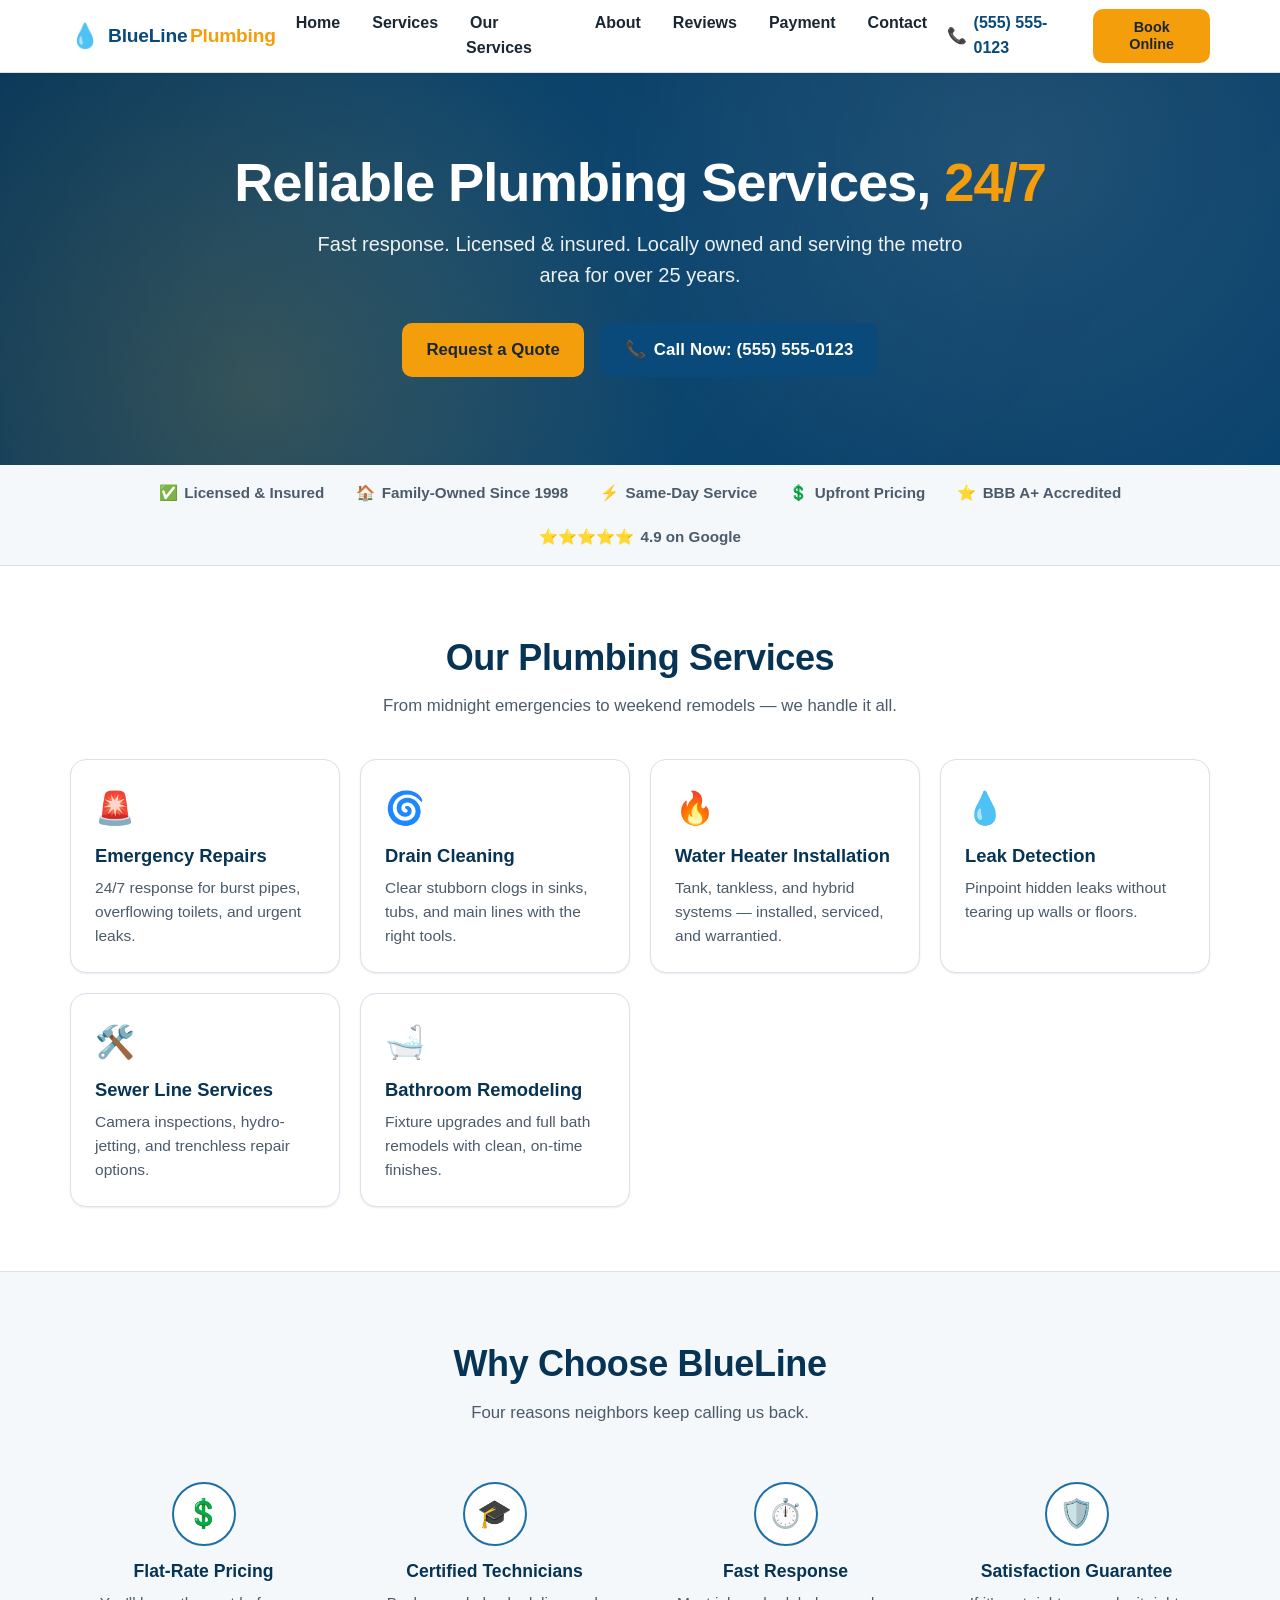
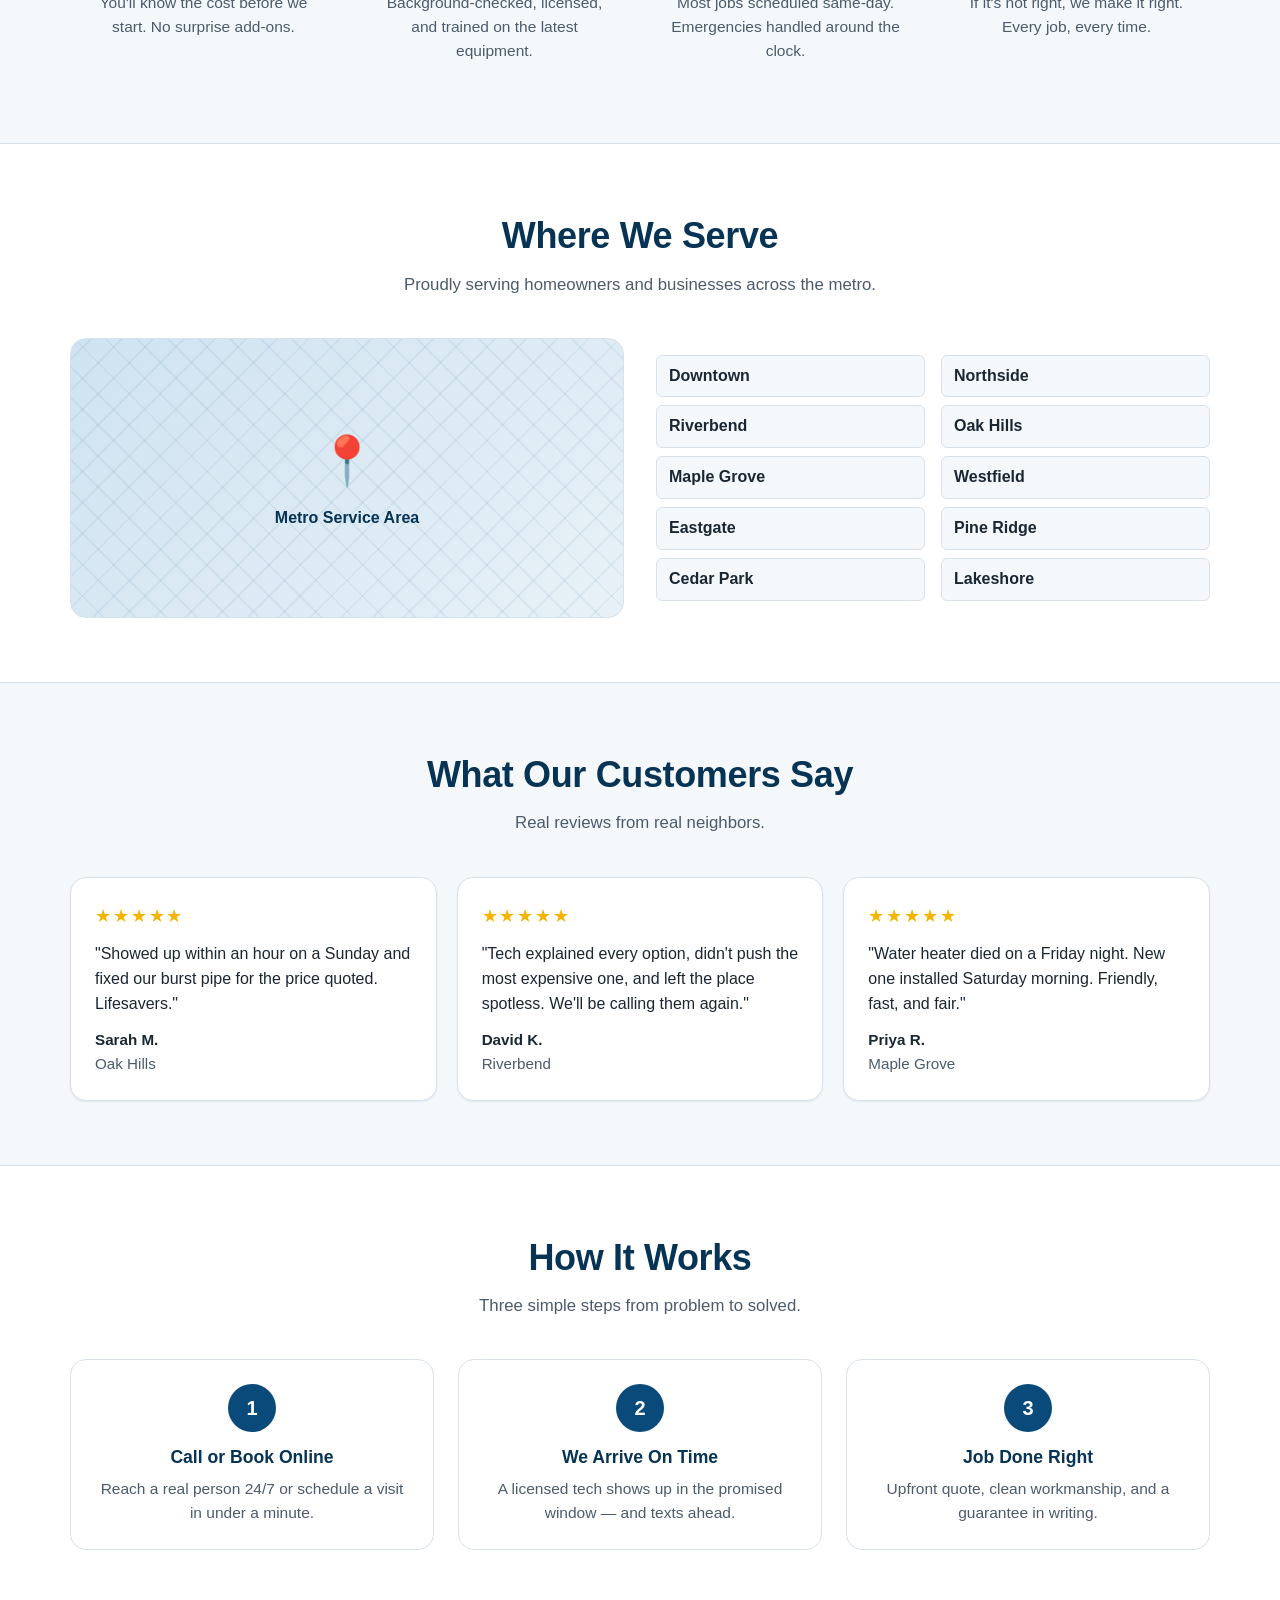
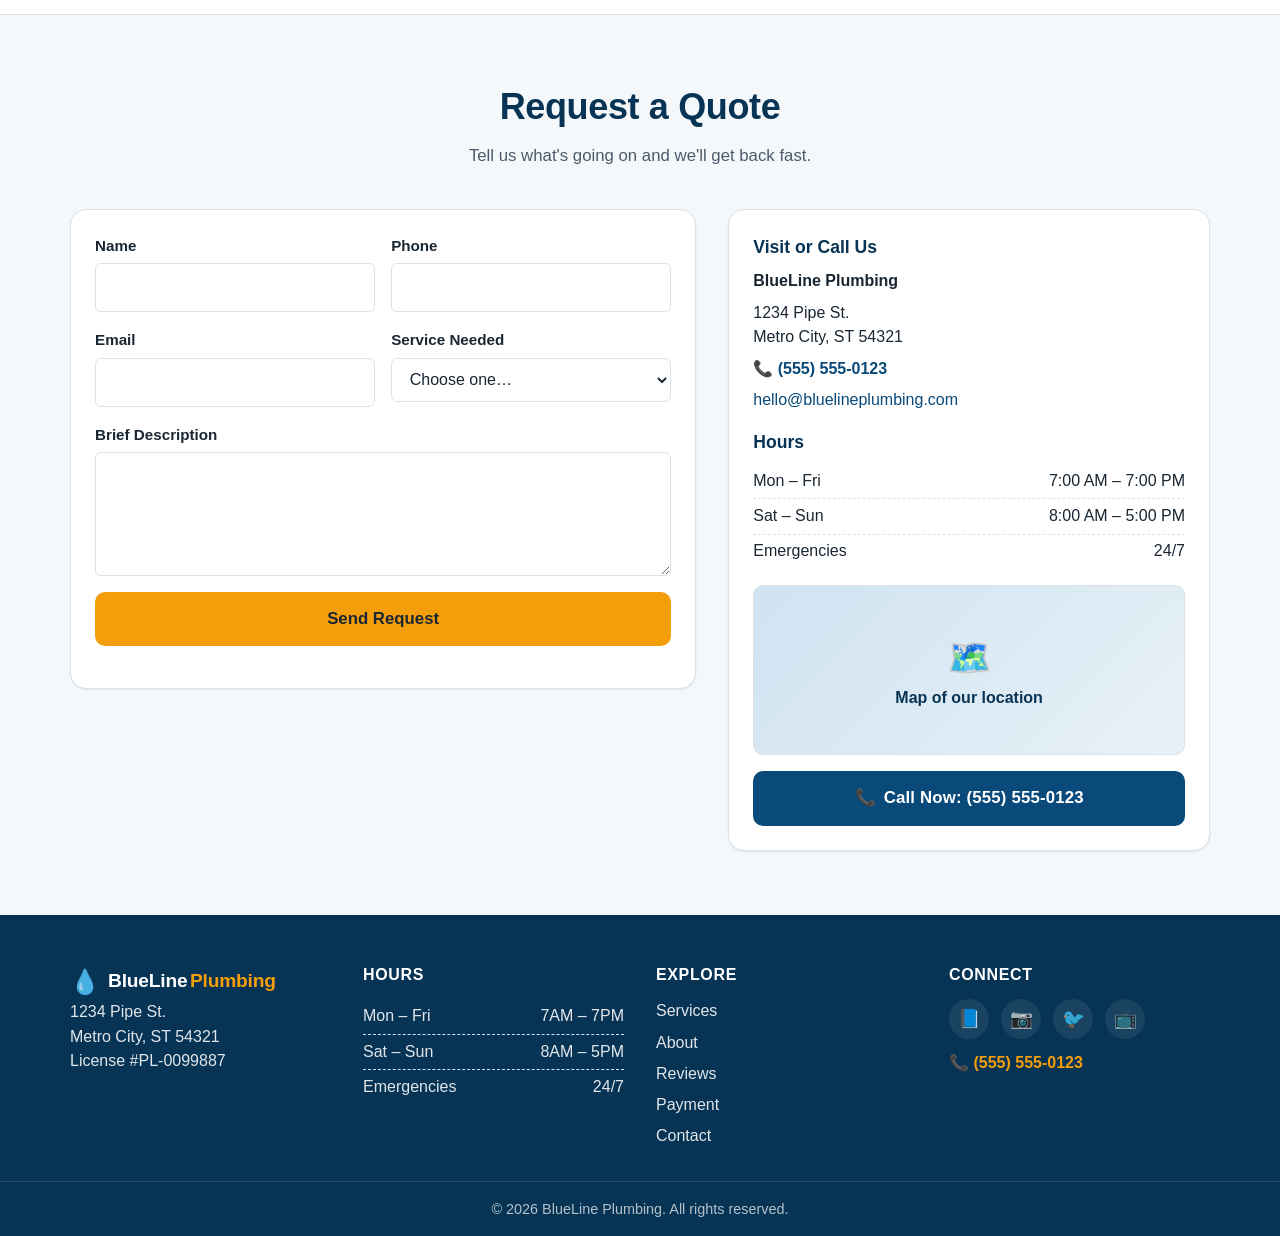
<file: index.html>
<!DOCTYPE html>
<html lang="en">
<head>
    <meta charset="UTF-8">
    <meta name="viewport" content="width=device-width, initial-scale=1.0">
    <meta name="description" content="BlueLine Plumbing — Reliable 24/7 plumbing services. Licensed, insured, family-owned. Same-day service across the metro area.">
    <title>BlueLine Plumbing — Reliable Plumbing Services, 24/7</title>
    <link rel="stylesheet" href="styles.css">
</head>
<body>
    <a class="skip-link" href="#main">Skip to main content</a>

    <header class="site-header">
        <div class="container header-inner">
            <a href="#" class="logo" aria-label="BlueLine Plumbing home">
                <span class="logo-mark" aria-hidden="true">💧</span>
                <span class="logo-text">BlueLine<span class="logo-accent">Plumbing</span></span>
            </a>

            <button class="nav-toggle" aria-expanded="false" aria-controls="primary-nav" aria-label="Toggle navigation menu">
                <span class="nav-toggle-bar"></span>
                <span class="nav-toggle-bar"></span>
                <span class="nav-toggle-bar"></span>
            </button>

            <nav id="primary-nav" class="primary-nav" aria-label="Primary">
                <ul>
                    <li><a href="#home">Home</a></li>
                    <li><a href="#services">Services</a></li>
                    <li><a href="services.html">Our Services</a></li>
                    <li><a href="#about">About</a></li>
                    <li><a href="#reviews">Reviews</a></li>
                    <li><a href="payment.html">Payment</a></li>
                    <li><a href="#contact">Contact</a></li>
                </ul>
            </nav>

            <div class="header-cta">
                <a href="tel:+15555550123" class="header-phone" aria-label="Call us at 555-555-0123">
                    <span aria-hidden="true">📞</span>
                    <span>(555) 555-0123</span>
                </a>
                <a href="#contact" class="btn btn-accent btn-sm">Book Online</a>
            </div>
        </div>
    </header>

    <main id="main">
        <section id="home" class="hero" aria-label="Hero">
            <div class="hero-overlay"></div>
            <div class="container hero-inner">
                <h1>Reliable Plumbing Services, <span class="hero-accent">24/7</span></h1>
                <p class="hero-tagline">Fast response. Licensed &amp; insured. Locally owned and serving the metro area for over 25 years.</p>
                <div class="hero-actions">
                    <a href="#contact" class="btn btn-accent btn-lg">Request a Quote</a>
                    <a href="tel:+15555550123" class="btn btn-primary btn-lg btn-call">
                        <span aria-hidden="true">📞</span>
                        Call Now: (555) 555-0123
                    </a>
                </div>
            </div>
        </section>

        <section class="trust-strip" aria-label="Trust badges">
            <div class="container trust-strip-inner">
                <div class="trust-item"><span aria-hidden="true">✅</span> Licensed &amp; Insured</div>
                <div class="trust-item"><span aria-hidden="true">🏠</span> Family-Owned Since 1998</div>
                <div class="trust-item"><span aria-hidden="true">⚡</span> Same-Day Service</div>
                <div class="trust-item"><span aria-hidden="true">💲</span> Upfront Pricing</div>
                <div class="trust-item"><span aria-hidden="true">⭐</span> BBB A+ Accredited</div>
                <div class="trust-item"><span aria-hidden="true">⭐⭐⭐⭐⭐</span> 4.9 on Google</div>
            </div>
        </section>

        <section id="services" class="section services" aria-labelledby="services-heading">
            <div class="container">
                <header class="section-head">
                    <h2 id="services-heading">Our Plumbing Services</h2>
                    <p class="section-sub">From midnight emergencies to weekend remodels — we handle it all.</p>
                </header>

                <div class="card-grid">
                    <a href="#contact" class="service-card">
                        <span class="service-icon" aria-hidden="true">🚨</span>
                        <h3>Emergency Repairs</h3>
                        <p>24/7 response for burst pipes, overflowing toilets, and urgent leaks.</p>
                    </a>
                    <a href="#contact" class="service-card">
                        <span class="service-icon" aria-hidden="true">🌀</span>
                        <h3>Drain Cleaning</h3>
                        <p>Clear stubborn clogs in sinks, tubs, and main lines with the right tools.</p>
                    </a>
                    <a href="#contact" class="service-card">
                        <span class="service-icon" aria-hidden="true">🔥</span>
                        <h3>Water Heater Installation</h3>
                        <p>Tank, tankless, and hybrid systems — installed, serviced, and warrantied.</p>
                    </a>
                    <a href="#contact" class="service-card">
                        <span class="service-icon" aria-hidden="true">💧</span>
                        <h3>Leak Detection</h3>
                        <p>Pinpoint hidden leaks without tearing up walls or floors.</p>
                    </a>
                    <a href="#contact" class="service-card">
                        <span class="service-icon" aria-hidden="true">🛠️</span>
                        <h3>Sewer Line Services</h3>
                        <p>Camera inspections, hydro-jetting, and trenchless repair options.</p>
                    </a>
                    <a href="#contact" class="service-card">
                        <span class="service-icon" aria-hidden="true">🛁</span>
                        <h3>Bathroom Remodeling</h3>
                        <p>Fixture upgrades and full bath remodels with clean, on-time finishes.</p>
                    </a>
                </div>
            </div>
        </section>

        <section id="about" class="section why-choose" aria-labelledby="why-heading">
            <div class="container">
                <header class="section-head">
                    <h2 id="why-heading">Why Choose BlueLine</h2>
                    <p class="section-sub">Four reasons neighbors keep calling us back.</p>
                </header>

                <div class="value-grid">
                    <div class="value-item">
                        <span class="value-icon" aria-hidden="true">💲</span>
                        <h3>Flat-Rate Pricing</h3>
                        <p>You'll know the cost before we start. No surprise add-ons.</p>
                    </div>
                    <div class="value-item">
                        <span class="value-icon" aria-hidden="true">🎓</span>
                        <h3>Certified Technicians</h3>
                        <p>Background-checked, licensed, and trained on the latest equipment.</p>
                    </div>
                    <div class="value-item">
                        <span class="value-icon" aria-hidden="true">⏱️</span>
                        <h3>Fast Response</h3>
                        <p>Most jobs scheduled same-day. Emergencies handled around the clock.</p>
                    </div>
                    <div class="value-item">
                        <span class="value-icon" aria-hidden="true">🛡️</span>
                        <h3>Satisfaction Guarantee</h3>
                        <p>If it's not right, we make it right. Every job, every time.</p>
                    </div>
                </div>
            </div>
        </section>

        <section class="section service-area" aria-labelledby="area-heading">
            <div class="container">
                <header class="section-head">
                    <h2 id="area-heading">Where We Serve</h2>
                    <p class="section-sub">Proudly serving homeowners and businesses across the metro.</p>
                </header>

                <div class="area-layout">
                    <div class="area-map" aria-hidden="true">
                        <div class="area-map-inner">
                            <span class="area-pin">📍</span>
                            <p>Metro Service Area</p>
                        </div>
                    </div>
                    <ul class="area-list">
                        <li>Downtown</li>
                        <li>Northside</li>
                        <li>Riverbend</li>
                        <li>Oak Hills</li>
                        <li>Maple Grove</li>
                        <li>Westfield</li>
                        <li>Eastgate</li>
                        <li>Pine Ridge</li>
                        <li>Cedar Park</li>
                        <li>Lakeshore</li>
                    </ul>
                </div>
            </div>
        </section>

        <section id="reviews" class="section testimonials" aria-labelledby="reviews-heading">
            <div class="container">
                <header class="section-head">
                    <h2 id="reviews-heading">What Our Customers Say</h2>
                    <p class="section-sub">Real reviews from real neighbors.</p>
                </header>

                <div class="testimonial-row">
                    <article class="testimonial">
                        <div class="stars" aria-label="5 out of 5 stars">★★★★★</div>
                        <p class="quote">"Showed up within an hour on a Sunday and fixed our burst pipe for the price quoted. Lifesavers."</p>
                        <footer>
                            <span class="customer-name">Sarah M.</span>
                            <span class="customer-area">Oak Hills</span>
                        </footer>
                    </article>
                    <article class="testimonial">
                        <div class="stars" aria-label="5 out of 5 stars">★★★★★</div>
                        <p class="quote">"Tech explained every option, didn't push the most expensive one, and left the place spotless. We'll be calling them again."</p>
                        <footer>
                            <span class="customer-name">David K.</span>
                            <span class="customer-area">Riverbend</span>
                        </footer>
                    </article>
                    <article class="testimonial">
                        <div class="stars" aria-label="5 out of 5 stars">★★★★★</div>
                        <p class="quote">"Water heater died on a Friday night. New one installed Saturday morning. Friendly, fast, and fair."</p>
                        <footer>
                            <span class="customer-name">Priya R.</span>
                            <span class="customer-area">Maple Grove</span>
                        </footer>
                    </article>
                </div>
            </div>
        </section>

        <section class="section how-it-works" aria-labelledby="how-heading">
            <div class="container">
                <header class="section-head">
                    <h2 id="how-heading">How It Works</h2>
                    <p class="section-sub">Three simple steps from problem to solved.</p>
                </header>

                <ol class="steps">
                    <li class="step">
                        <span class="step-number">1</span>
                        <h3>Call or Book Online</h3>
                        <p>Reach a real person 24/7 or schedule a visit in under a minute.</p>
                    </li>
                    <li class="step">
                        <span class="step-number">2</span>
                        <h3>We Arrive On Time</h3>
                        <p>A licensed tech shows up in the promised window — and texts ahead.</p>
                    </li>
                    <li class="step">
                        <span class="step-number">3</span>
                        <h3>Job Done Right</h3>
                        <p>Upfront quote, clean workmanship, and a guarantee in writing.</p>
                    </li>
                </ol>
            </div>
        </section>

        <section id="contact" class="section contact" aria-labelledby="contact-heading">
            <div class="container">
                <header class="section-head">
                    <h2 id="contact-heading">Request a Quote</h2>
                    <p class="section-sub">Tell us what's going on and we'll get back fast.</p>
                </header>

                <div class="contact-layout">
                    <form class="quote-form" id="quoteForm" novalidate>
                        <div class="field">
                            <label for="name">Name</label>
                            <input id="name" name="name" type="text" autocomplete="name" required>
                        </div>
                        <div class="field">
                            <label for="phone">Phone</label>
                            <input id="phone" name="phone" type="tel" autocomplete="tel" required>
                        </div>
                        <div class="field">
                            <label for="email">Email</label>
                            <input id="email" name="email" type="email" autocomplete="email" required>
                        </div>
                        <div class="field">
                            <label for="service">Service Needed</label>
                            <select id="service" name="service" required>
                                <option value="">Choose one…</option>
                                <option>Emergency Repair</option>
                                <option>Drain Cleaning</option>
                                <option>Water Heater</option>
                                <option>Leak Detection</option>
                                <option>Sewer Line</option>
                                <option>Bathroom Remodel</option>
                                <option>Other</option>
                            </select>
                        </div>
                        <div class="field field-full">
                            <label for="details">Brief Description</label>
                            <textarea id="details" name="details" rows="4"></textarea>
                        </div>
                        <div class="field field-full">
                            <button type="submit" class="btn btn-accent btn-lg">Send Request</button>
                            <p class="form-status" id="formStatus" role="status" aria-live="polite"></p>
                        </div>
                    </form>

                    <aside class="contact-info" aria-label="Contact information">
                        <h3>Visit or Call Us</h3>
                        <address>
                            <p><strong>BlueLine Plumbing</strong></p>
                            <p>1234 Pipe St.<br>Metro City, ST 54321</p>
                            <p>
                                <a href="tel:+15555550123" class="contact-phone">📞 (555) 555-0123</a>
                            </p>
                            <p><a href="mailto:hello@bluelineplumbing.com">hello@bluelineplumbing.com</a></p>
                        </address>

                        <h3>Hours</h3>
                        <ul class="hours">
                            <li><span>Mon – Fri</span><span>7:00 AM – 7:00 PM</span></li>
                            <li><span>Sat – Sun</span><span>8:00 AM – 5:00 PM</span></li>
                            <li><span>Emergencies</span><span>24/7</span></li>
                        </ul>

                        <div class="map" aria-label="Service area map">
                            <div class="map-inner">
                                <span aria-hidden="true">🗺️</span>
                                <p>Map of our location</p>
                            </div>
                        </div>

                        <a href="tel:+15555550123" class="btn btn-primary btn-lg btn-call btn-block">
                            <span aria-hidden="true">📞</span>
                            Call Now: (555) 555-0123
                        </a>
                    </aside>
                </div>
            </div>
        </section>
    </main>

    <footer class="site-footer">
        <div class="container footer-inner">
            <div class="footer-col">
                <a href="#" class="logo logo-footer" aria-label="BlueLine Plumbing home">
                    <span class="logo-mark" aria-hidden="true">💧</span>
                    <span class="logo-text">BlueLine<span class="logo-accent">Plumbing</span></span>
                </a>
                <p>1234 Pipe St.<br>Metro City, ST 54321</p>
                <p>License #PL-0099887</p>
            </div>

            <div class="footer-col">
                <h4>Hours</h4>
                <ul class="hours">
                    <li><span>Mon – Fri</span><span>7AM – 7PM</span></li>
                    <li><span>Sat – Sun</span><span>8AM – 5PM</span></li>
                    <li><span>Emergencies</span><span>24/7</span></li>
                </ul>
            </div>

            <div class="footer-col">
                <h4>Explore</h4>
                <ul class="footer-nav">
                    <li><a href="#services">Services</a></li>
                    <li><a href="#about">About</a></li>
                    <li><a href="#reviews">Reviews</a></li>
                    <li><a href="payment.html">Payment</a></li>
                    <li><a href="#contact">Contact</a></li>
                </ul>
            </div>

            <div class="footer-col">
                <h4>Connect</h4>
                <ul class="social">
                    <li><a href="#" aria-label="Facebook"><span aria-hidden="true">📘</span></a></li>
                    <li><a href="#" aria-label="Instagram"><span aria-hidden="true">📷</span></a></li>
                    <li><a href="#" aria-label="Twitter"><span aria-hidden="true">🐦</span></a></li>
                    <li><a href="#" aria-label="YouTube"><span aria-hidden="true">📺</span></a></li>
                </ul>
                <a href="tel:+15555550123" class="footer-phone">📞 (555) 555-0123</a>
            </div>
        </div>
        <div class="footer-bottom">
            <div class="container">
                <p>&copy; <span id="year"></span> BlueLine Plumbing. All rights reserved.</p>
            </div>
        </div>
    </footer>

    <a href="tel:+15555550123" class="sticky-call" aria-label="Call BlueLine Plumbing now">
        <span aria-hidden="true">📞</span>
        <span>Call Now</span>
    </a>

    <script src="app.js"></script>
</body>
</html>
</file>
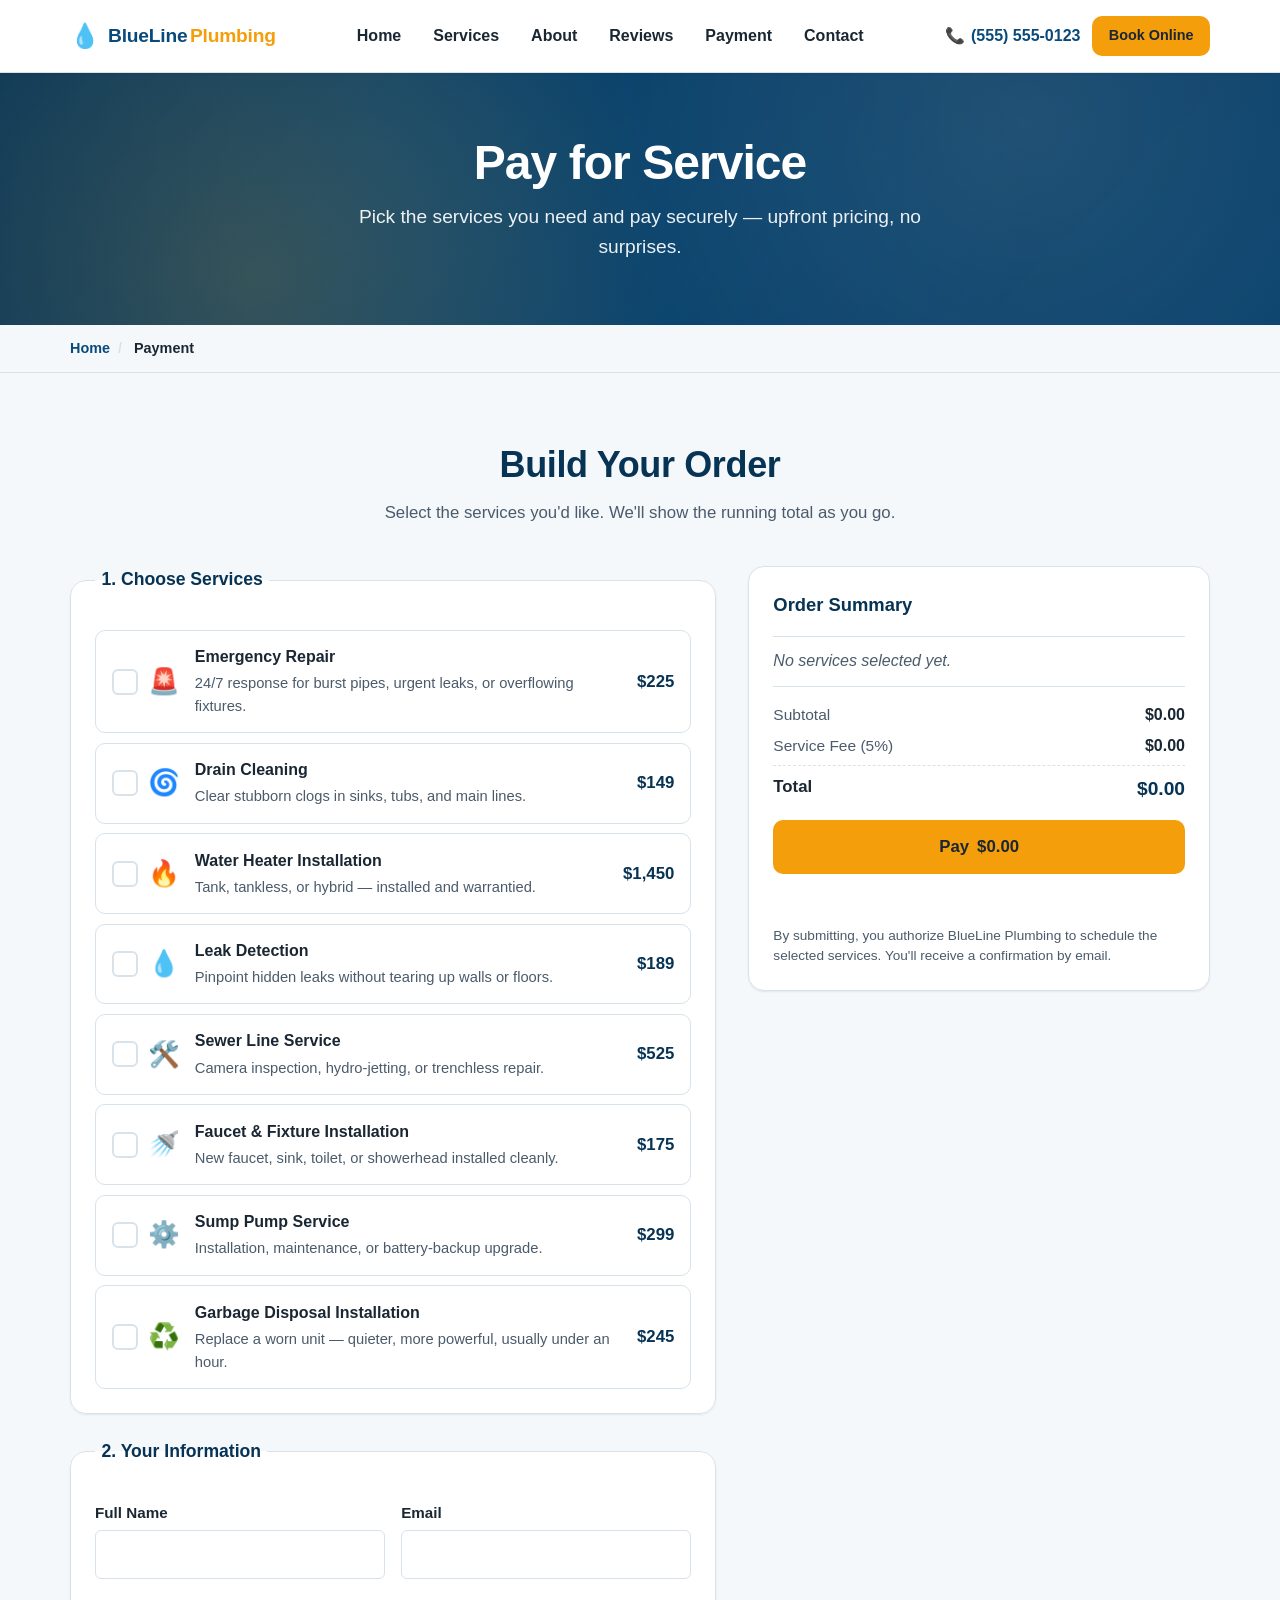
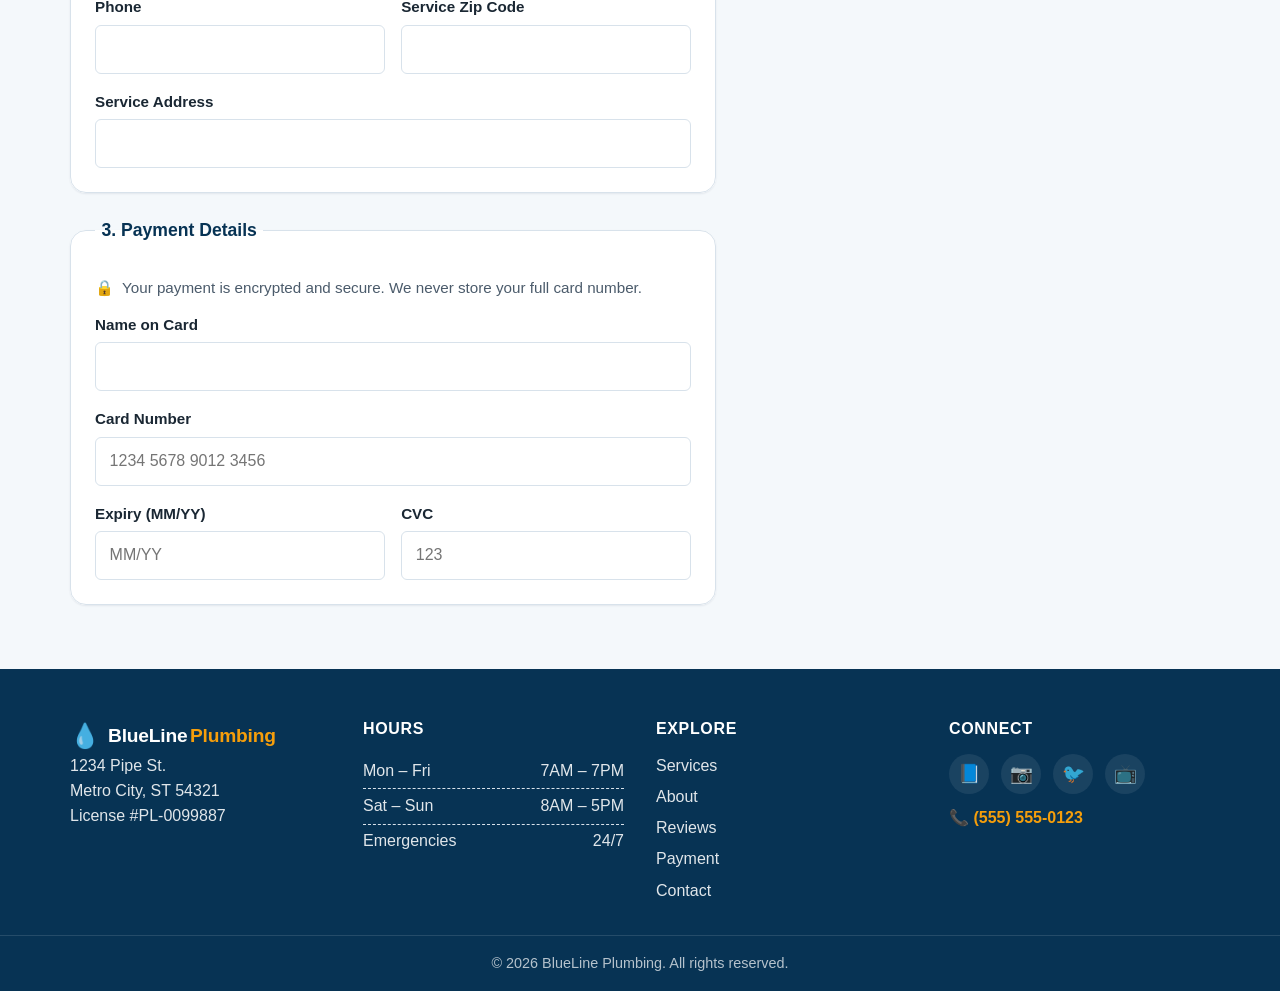
<file: payment.html>
<!DOCTYPE html>
<html lang="en">
<head>
    <meta charset="UTF-8">
    <meta name="viewport" content="width=device-width, initial-scale=1.0">
    <title>Pay for Service | BlueLine Plumbing</title>
    <meta name="description" content="Pick the BlueLine Plumbing services you need and pay securely online. Upfront pricing, no surprises.">
    <link rel="stylesheet" href="styles.css">
</head>
<body>
    <a class="skip-link" href="#main">Skip to main content</a>

    <header class="site-header">
        <div class="container header-inner">
            <a href="index.html" class="logo" aria-label="BlueLine Plumbing home">
                <span class="logo-mark" aria-hidden="true">💧</span>
                <span class="logo-text">BlueLine<span class="logo-accent">Plumbing</span></span>
            </a>

            <button class="nav-toggle" aria-expanded="false" aria-controls="primary-nav" aria-label="Toggle navigation menu">
                <span class="nav-toggle-bar"></span>
                <span class="nav-toggle-bar"></span>
                <span class="nav-toggle-bar"></span>
            </button>

            <nav id="primary-nav" class="primary-nav" aria-label="Primary">
                <ul>
                    <li><a href="index.html">Home</a></li>
                    <li><a href="services.html">Services</a></li>
                    <li><a href="index.html#about">About</a></li>
                    <li><a href="index.html#reviews">Reviews</a></li>
                    <li><a href="payment.html" aria-current="page">Payment</a></li>
                    <li><a href="index.html#contact">Contact</a></li>
                </ul>
            </nav>

            <div class="header-cta">
                <a href="tel:+15555550123" class="header-phone" aria-label="Call us at 555-555-0123">
                    <span aria-hidden="true">📞</span>
                    <span>(555) 555-0123</span>
                </a>
                <a href="index.html#contact" class="btn btn-accent btn-sm">Book Online</a>
            </div>
        </div>
    </header>

    <main id="main">
        <section class="page-banner" aria-labelledby="banner-heading">
            <div class="page-banner-overlay"></div>
            <div class="container page-banner-inner">
                <h1 id="banner-heading">Pay for Service</h1>
                <p class="banner-subhead">Pick the services you need and pay securely &mdash; upfront pricing, no surprises.</p>
            </div>
        </section>

        <nav class="breadcrumbs" aria-label="Breadcrumb">
            <div class="container">
                <ol>
                    <li><a href="index.html">Home</a></li>
                    <li aria-current="page">Payment</li>
                </ol>
            </div>
        </nav>

        <section class="section payment-section" aria-labelledby="payment-heading">
            <div class="container">
                <header class="section-head">
                    <h2 id="payment-heading">Build Your Order</h2>
                    <p class="section-sub">Select the services you'd like. We'll show the running total as you go.</p>
                </header>

                <form id="paymentForm" class="payment-form" novalidate>
                    <div class="payment-layout">
                        <div class="payment-main">
                            <fieldset class="payment-fieldset">
                                <legend>1. Choose Services</legend>
                                <ul class="service-picker" id="servicePicker">
                                    <li class="service-pick">
                                        <label>
                                            <input type="checkbox" class="service-check" data-name="Emergency Repair" data-price="225">
                                            <span class="service-pick-body">
                                                <span class="service-pick-icon" aria-hidden="true">🚨</span>
                                                <span class="service-pick-text">
                                                    <span class="service-pick-name">Emergency Repair</span>
                                                    <span class="service-pick-desc">24/7 response for burst pipes, urgent leaks, or overflowing fixtures.</span>
                                                </span>
                                                <span class="service-pick-price">$225</span>
                                            </span>
                                        </label>
                                    </li>
                                    <li class="service-pick">
                                        <label>
                                            <input type="checkbox" class="service-check" data-name="Drain Cleaning" data-price="149">
                                            <span class="service-pick-body">
                                                <span class="service-pick-icon" aria-hidden="true">🌀</span>
                                                <span class="service-pick-text">
                                                    <span class="service-pick-name">Drain Cleaning</span>
                                                    <span class="service-pick-desc">Clear stubborn clogs in sinks, tubs, and main lines.</span>
                                                </span>
                                                <span class="service-pick-price">$149</span>
                                            </span>
                                        </label>
                                    </li>
                                    <li class="service-pick">
                                        <label>
                                            <input type="checkbox" class="service-check" data-name="Water Heater Installation" data-price="1450">
                                            <span class="service-pick-body">
                                                <span class="service-pick-icon" aria-hidden="true">🔥</span>
                                                <span class="service-pick-text">
                                                    <span class="service-pick-name">Water Heater Installation</span>
                                                    <span class="service-pick-desc">Tank, tankless, or hybrid &mdash; installed and warrantied.</span>
                                                </span>
                                                <span class="service-pick-price">$1,450</span>
                                            </span>
                                        </label>
                                    </li>
                                    <li class="service-pick">
                                        <label>
                                            <input type="checkbox" class="service-check" data-name="Leak Detection" data-price="189">
                                            <span class="service-pick-body">
                                                <span class="service-pick-icon" aria-hidden="true">💧</span>
                                                <span class="service-pick-text">
                                                    <span class="service-pick-name">Leak Detection</span>
                                                    <span class="service-pick-desc">Pinpoint hidden leaks without tearing up walls or floors.</span>
                                                </span>
                                                <span class="service-pick-price">$189</span>
                                            </span>
                                        </label>
                                    </li>
                                    <li class="service-pick">
                                        <label>
                                            <input type="checkbox" class="service-check" data-name="Sewer Line Service" data-price="525">
                                            <span class="service-pick-body">
                                                <span class="service-pick-icon" aria-hidden="true">🛠️</span>
                                                <span class="service-pick-text">
                                                    <span class="service-pick-name">Sewer Line Service</span>
                                                    <span class="service-pick-desc">Camera inspection, hydro-jetting, or trenchless repair.</span>
                                                </span>
                                                <span class="service-pick-price">$525</span>
                                            </span>
                                        </label>
                                    </li>
                                    <li class="service-pick">
                                        <label>
                                            <input type="checkbox" class="service-check" data-name="Faucet &amp; Fixture Installation" data-price="175">
                                            <span class="service-pick-body">
                                                <span class="service-pick-icon" aria-hidden="true">🚿</span>
                                                <span class="service-pick-text">
                                                    <span class="service-pick-name">Faucet &amp; Fixture Installation</span>
                                                    <span class="service-pick-desc">New faucet, sink, toilet, or showerhead installed cleanly.</span>
                                                </span>
                                                <span class="service-pick-price">$175</span>
                                            </span>
                                        </label>
                                    </li>
                                    <li class="service-pick">
                                        <label>
                                            <input type="checkbox" class="service-check" data-name="Sump Pump Service" data-price="299">
                                            <span class="service-pick-body">
                                                <span class="service-pick-icon" aria-hidden="true">⚙️</span>
                                                <span class="service-pick-text">
                                                    <span class="service-pick-name">Sump Pump Service</span>
                                                    <span class="service-pick-desc">Installation, maintenance, or battery-backup upgrade.</span>
                                                </span>
                                                <span class="service-pick-price">$299</span>
                                            </span>
                                        </label>
                                    </li>
                                    <li class="service-pick">
                                        <label>
                                            <input type="checkbox" class="service-check" data-name="Garbage Disposal Installation" data-price="245">
                                            <span class="service-pick-body">
                                                <span class="service-pick-icon" aria-hidden="true">♻️</span>
                                                <span class="service-pick-text">
                                                    <span class="service-pick-name">Garbage Disposal Installation</span>
                                                    <span class="service-pick-desc">Replace a worn unit &mdash; quieter, more powerful, usually under an hour.</span>
                                                </span>
                                                <span class="service-pick-price">$245</span>
                                            </span>
                                        </label>
                                    </li>
                                </ul>
                            </fieldset>

                            <fieldset class="payment-fieldset">
                                <legend>2. Your Information</legend>
                                <div class="payment-grid">
                                    <div class="field">
                                        <label for="payName">Full Name</label>
                                        <input id="payName" name="payName" type="text" autocomplete="name" required>
                                    </div>
                                    <div class="field">
                                        <label for="payEmail">Email</label>
                                        <input id="payEmail" name="payEmail" type="email" autocomplete="email" required>
                                    </div>
                                    <div class="field">
                                        <label for="payPhone">Phone</label>
                                        <input id="payPhone" name="payPhone" type="tel" autocomplete="tel" required>
                                    </div>
                                    <div class="field">
                                        <label for="payZip">Service Zip Code</label>
                                        <input id="payZip" name="payZip" type="text" autocomplete="postal-code" inputmode="numeric" maxlength="10" required>
                                    </div>
                                    <div class="field field-full">
                                        <label for="payAddress">Service Address</label>
                                        <input id="payAddress" name="payAddress" type="text" autocomplete="street-address" required>
                                    </div>
                                </div>
                            </fieldset>

                            <fieldset class="payment-fieldset">
                                <legend>3. Payment Details</legend>
                                <p class="payment-secure-note" aria-label="Security notice">
                                    <span aria-hidden="true">🔒</span>
                                    Your payment is encrypted and secure. We never store your full card number.
                                </p>
                                <div class="payment-grid">
                                    <div class="field field-full">
                                        <label for="cardName">Name on Card</label>
                                        <input id="cardName" name="cardName" type="text" autocomplete="cc-name" required>
                                    </div>
                                    <div class="field field-full">
                                        <label for="cardNumber">Card Number</label>
                                        <input id="cardNumber" name="cardNumber" type="text" autocomplete="cc-number" inputmode="numeric" maxlength="19" placeholder="1234 5678 9012 3456" required>
                                    </div>
                                    <div class="field">
                                        <label for="cardExpiry">Expiry (MM/YY)</label>
                                        <input id="cardExpiry" name="cardExpiry" type="text" autocomplete="cc-exp" inputmode="numeric" maxlength="5" placeholder="MM/YY" required>
                                    </div>
                                    <div class="field">
                                        <label for="cardCvc">CVC</label>
                                        <input id="cardCvc" name="cardCvc" type="text" autocomplete="cc-csc" inputmode="numeric" maxlength="4" placeholder="123" required>
                                    </div>
                                </div>
                            </fieldset>
                        </div>

                        <aside class="payment-summary" aria-labelledby="summary-heading">
                            <h3 id="summary-heading">Order Summary</h3>
                            <ul class="summary-items" id="summaryItems" aria-live="polite">
                                <li class="summary-empty">No services selected yet.</li>
                            </ul>

                            <dl class="summary-totals">
                                <div class="summary-line">
                                    <dt>Subtotal</dt>
                                    <dd id="summarySubtotal">$0.00</dd>
                                </div>
                                <div class="summary-line">
                                    <dt>Service Fee (5%)</dt>
                                    <dd id="summaryFee">$0.00</dd>
                                </div>
                                <div class="summary-line summary-total-line">
                                    <dt>Total</dt>
                                    <dd id="summaryTotal">$0.00</dd>
                                </div>
                            </dl>

                            <button type="submit" class="btn btn-accent btn-lg btn-block" id="paySubmit">
                                Pay <span id="payButtonTotal">$0.00</span>
                            </button>
                            <p class="payment-status" id="paymentStatus" role="status" aria-live="polite"></p>
                            <p class="payment-fineprint">By submitting, you authorize BlueLine Plumbing to schedule the selected services. You'll receive a confirmation by email.</p>
                        </aside>
                    </div>
                </form>
            </div>
        </section>
    </main>

    <footer class="site-footer">
        <div class="container footer-inner">
            <div class="footer-col">
                <a href="index.html" class="logo logo-footer" aria-label="BlueLine Plumbing home">
                    <span class="logo-mark" aria-hidden="true">💧</span>
                    <span class="logo-text">BlueLine<span class="logo-accent">Plumbing</span></span>
                </a>
                <p>1234 Pipe St.<br>Metro City, ST 54321</p>
                <p>License #PL-0099887</p>
            </div>

            <div class="footer-col">
                <h4>Hours</h4>
                <ul class="hours">
                    <li><span>Mon &ndash; Fri</span><span>7AM &ndash; 7PM</span></li>
                    <li><span>Sat &ndash; Sun</span><span>8AM &ndash; 5PM</span></li>
                    <li><span>Emergencies</span><span>24/7</span></li>
                </ul>
            </div>

            <div class="footer-col">
                <h4>Explore</h4>
                <ul class="footer-nav">
                    <li><a href="services.html">Services</a></li>
                    <li><a href="index.html#about">About</a></li>
                    <li><a href="index.html#reviews">Reviews</a></li>
                    <li><a href="payment.html">Payment</a></li>
                    <li><a href="index.html#contact">Contact</a></li>
                </ul>
            </div>

            <div class="footer-col">
                <h4>Connect</h4>
                <ul class="social">
                    <li><a href="#" aria-label="Facebook"><span aria-hidden="true">📘</span></a></li>
                    <li><a href="#" aria-label="Instagram"><span aria-hidden="true">📷</span></a></li>
                    <li><a href="#" aria-label="Twitter"><span aria-hidden="true">🐦</span></a></li>
                    <li><a href="#" aria-label="YouTube"><span aria-hidden="true">📺</span></a></li>
                </ul>
                <a href="tel:+15555550123" class="footer-phone">📞 (555) 555-0123</a>
            </div>
        </div>
        <div class="footer-bottom">
            <div class="container">
                <p>&copy; <span id="year"></span> BlueLine Plumbing. All rights reserved.</p>
            </div>
        </div>
    </footer>

    <a href="tel:+15555550123" class="sticky-call" aria-label="Call BlueLine Plumbing now">
        <span aria-hidden="true">📞</span>
        <span>Call Now</span>
    </a>

    <script src="app.js"></script>
</body>
</html>
</file>
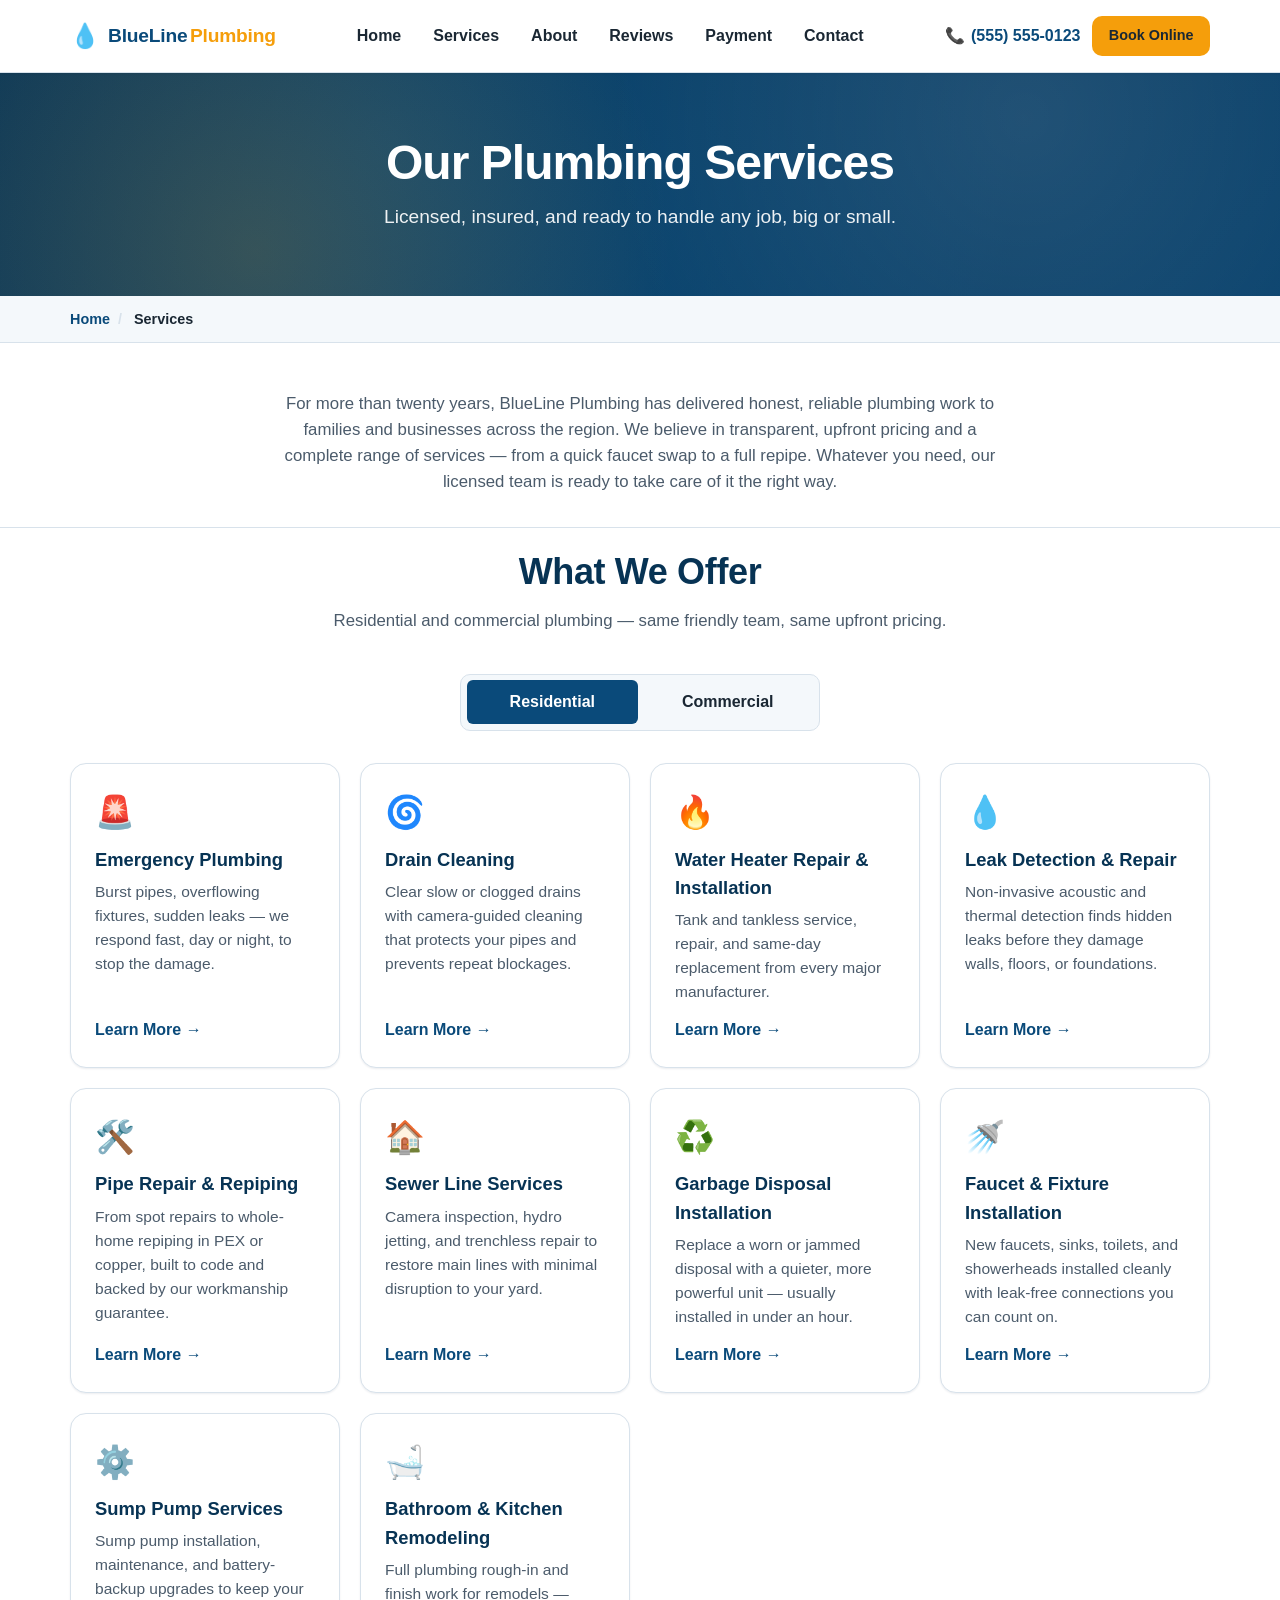
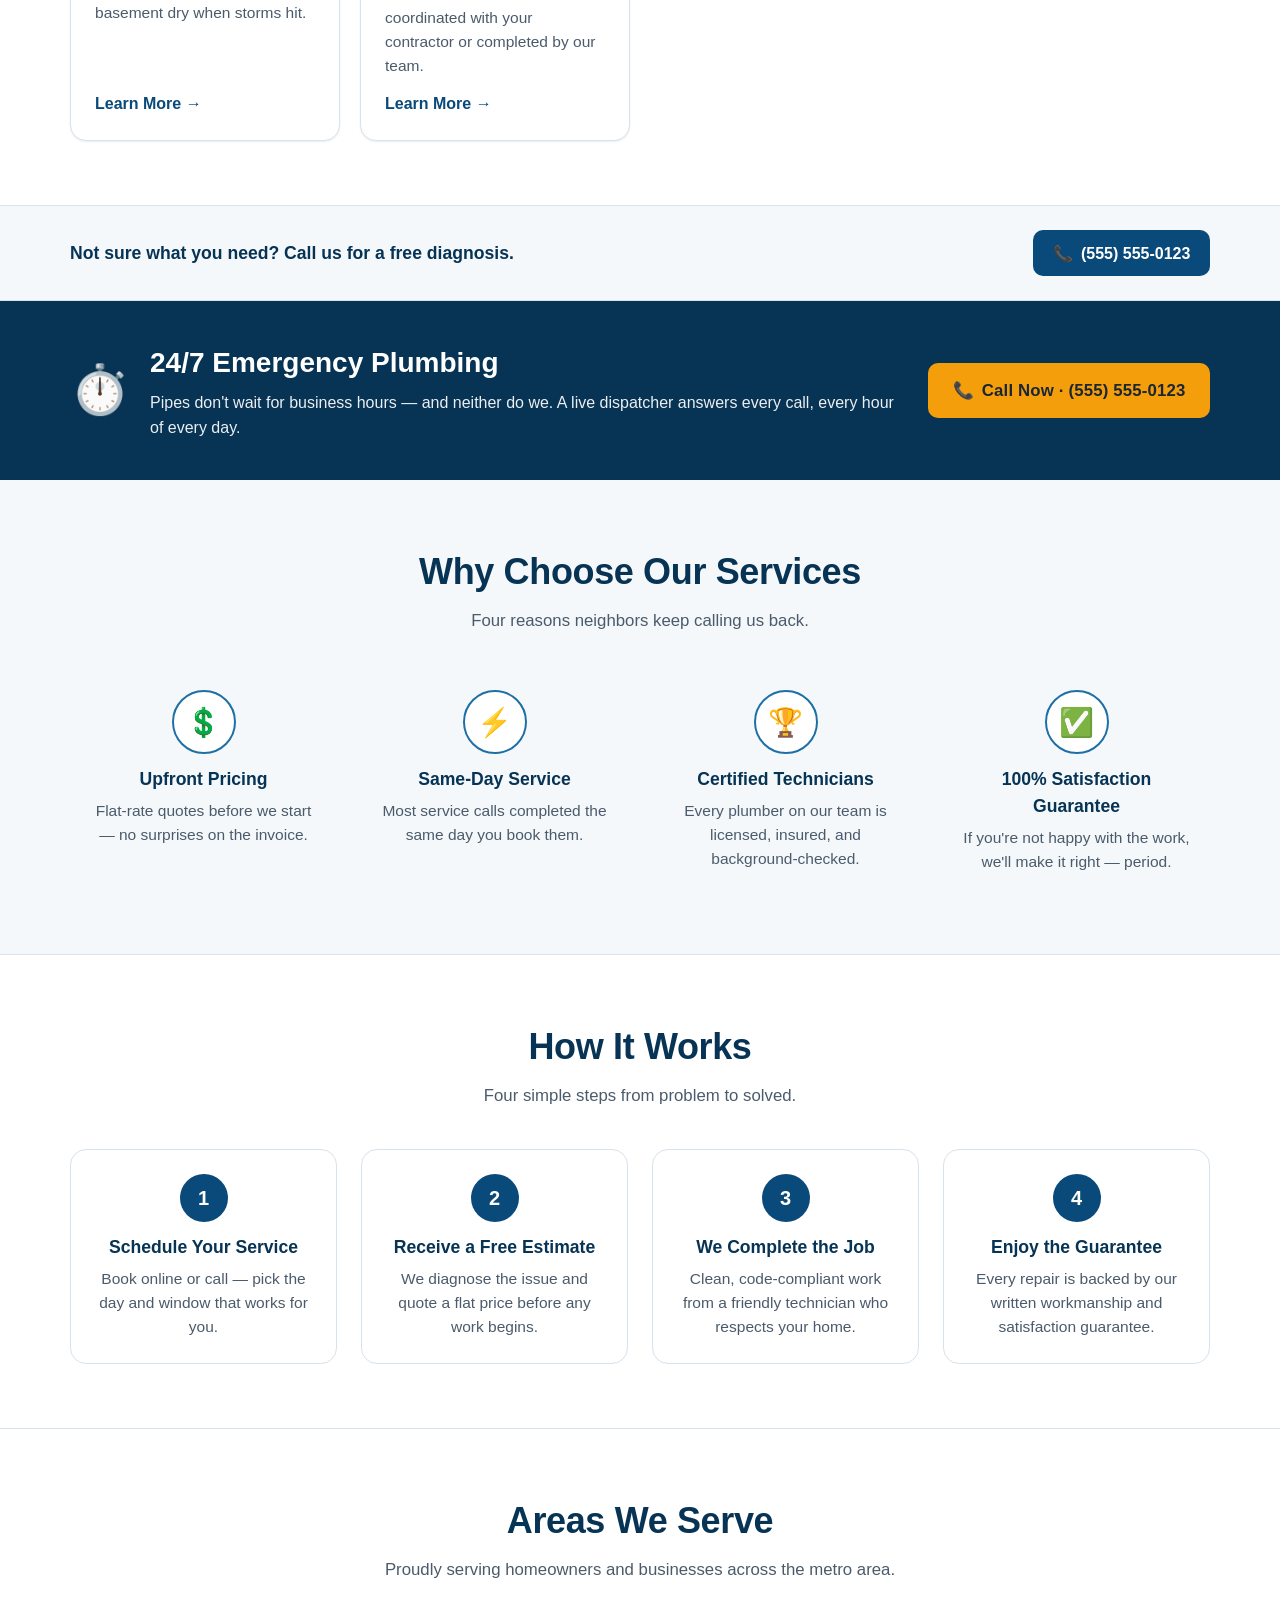
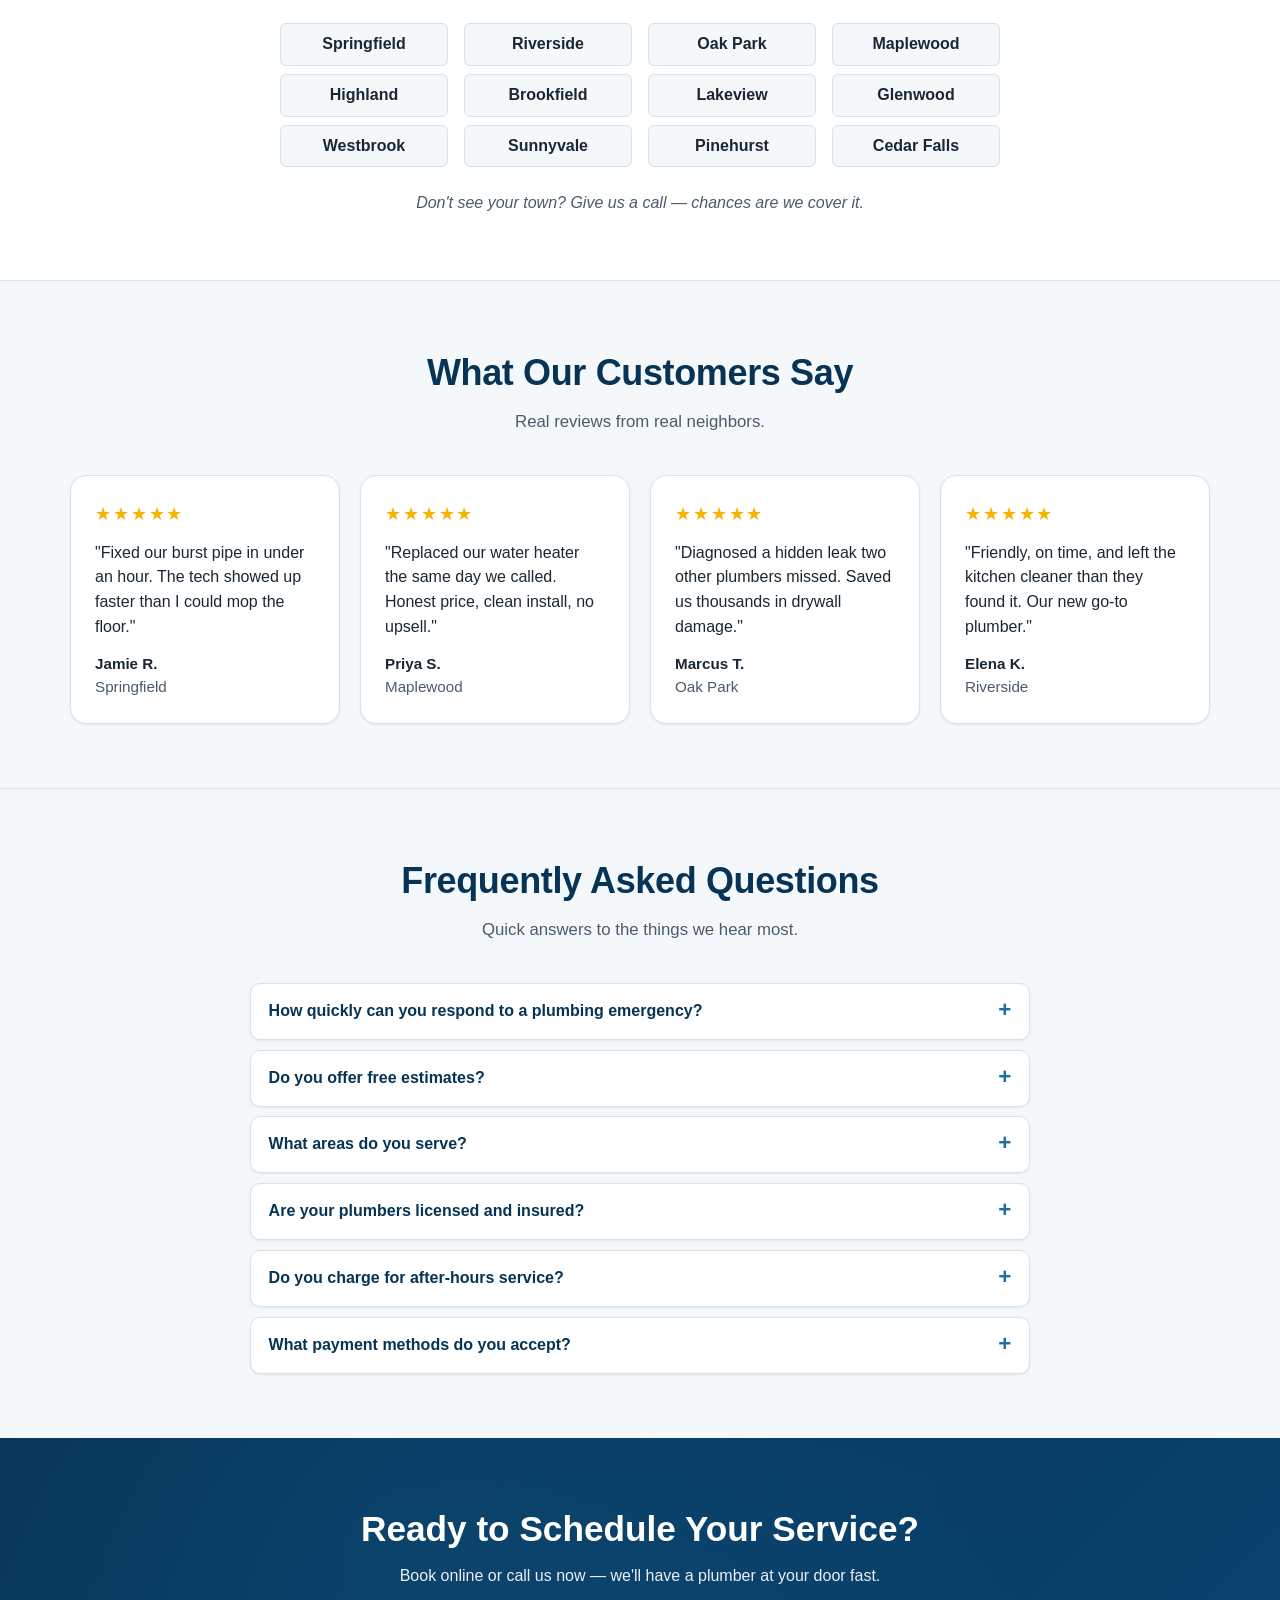
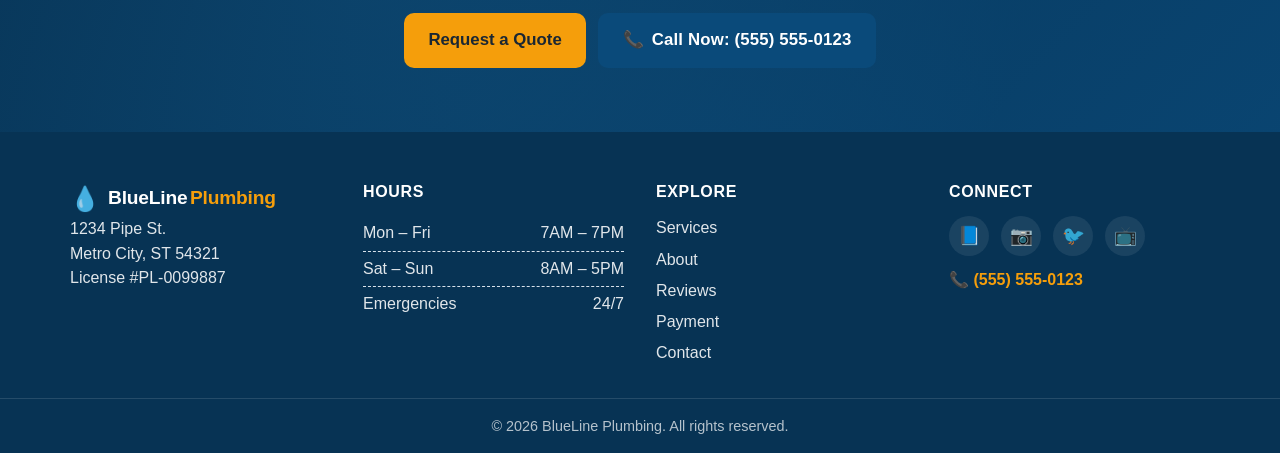
<file: services.html>
<!DOCTYPE html>
<html lang="en">
<head>
    <meta charset="UTF-8">
    <meta name="viewport" content="width=device-width, initial-scale=1.0">
    <title>Our Plumbing Services | BlueLine Plumbing</title>
    <meta name="description" content="Licensed, insured plumbing services — drain cleaning, water heaters, leak detection, emergency repairs, and more. Free estimates, upfront pricing, 24/7 availability.">
    <link rel="stylesheet" href="styles.css">
</head>
<body>
    <a class="skip-link" href="#main">Skip to main content</a>

    <header class="site-header">
        <div class="container header-inner">
            <a href="index.html" class="logo" aria-label="BlueLine Plumbing home">
                <span class="logo-mark" aria-hidden="true">💧</span>
                <span class="logo-text">BlueLine<span class="logo-accent">Plumbing</span></span>
            </a>

            <button class="nav-toggle" aria-expanded="false" aria-controls="primary-nav" aria-label="Toggle navigation menu">
                <span class="nav-toggle-bar"></span>
                <span class="nav-toggle-bar"></span>
                <span class="nav-toggle-bar"></span>
            </button>

            <nav id="primary-nav" class="primary-nav" aria-label="Primary">
                <ul>
                    <li><a href="index.html">Home</a></li>
                    <li><a href="services.html" aria-current="page">Services</a></li>
                    <li><a href="index.html#about">About</a></li>
                    <li><a href="index.html#reviews">Reviews</a></li>
                    <li><a href="payment.html">Payment</a></li>
                    <li><a href="index.html#contact">Contact</a></li>
                </ul>
            </nav>

            <div class="header-cta">
                <a href="tel:+15555550123" class="header-phone" aria-label="Call us at 555-555-0123">
                    <span aria-hidden="true">📞</span>
                    <span>(555) 555-0123</span>
                </a>
                <a href="index.html#contact" class="btn btn-accent btn-sm">Book Online</a>
            </div>
        </div>
    </header>

    <main id="main">
        <section class="page-banner" aria-labelledby="banner-heading">
            <div class="page-banner-overlay"></div>
            <div class="container page-banner-inner">
                <h1 id="banner-heading">Our Plumbing Services</h1>
                <p class="banner-subhead">Licensed, insured, and ready to handle any job, big or small.</p>
            </div>
        </section>

        <nav class="breadcrumbs" aria-label="Breadcrumb">
            <div class="container">
                <ol>
                    <li><a href="index.html">Home</a></li>
                    <li aria-current="page">Services</li>
                </ol>
            </div>
        </nav>

        <section class="section intro" aria-labelledby="intro-heading">
            <div class="container intro-inner">
                <h2 id="intro-heading" class="visually-hidden">About our services</h2>
                <p>
                    For more than twenty years, BlueLine Plumbing has delivered honest, reliable
                    plumbing work to families and businesses across the region. We believe in
                    transparent, upfront pricing and a complete range of services &mdash; from
                    a quick faucet swap to a full repipe. Whatever you need, our licensed team
                    is ready to take care of it the right way.
                </p>
            </div>
        </section>

        <section class="section services-section" aria-labelledby="services-heading">
            <div class="container">
                <header class="section-head">
                    <h2 id="services-heading">What We Offer</h2>
                    <p class="section-sub">Residential and commercial plumbing &mdash; same friendly team, same upfront pricing.</p>
                </header>

                <div class="tabs" role="tablist" aria-label="Service categories">
                    <button id="tab-residential" class="tab is-active" role="tab" aria-selected="true" aria-controls="panel-residential" data-target="residential" type="button">Residential</button>
                    <button id="tab-commercial" class="tab" role="tab" aria-selected="false" aria-controls="panel-commercial" data-target="commercial" tabindex="-1" type="button">Commercial</button>
                </div>

                <div id="panel-residential" class="service-panel is-active" role="tabpanel" aria-labelledby="tab-residential">
                    <ul class="card-grid services-grid">
                        <li class="service-card">
                            <span class="service-icon" aria-hidden="true">🚨</span>
                            <h3>Emergency Plumbing</h3>
                            <p>Burst pipes, overflowing fixtures, sudden leaks &mdash; we respond fast, day or night, to stop the damage.</p>
                            <a class="card-link" href="index.html#contact">Learn More <span aria-hidden="true">&rarr;</span></a>
                        </li>
                        <li class="service-card">
                            <span class="service-icon" aria-hidden="true">🌀</span>
                            <h3>Drain Cleaning</h3>
                            <p>Clear slow or clogged drains with camera-guided cleaning that protects your pipes and prevents repeat blockages.</p>
                            <a class="card-link" href="index.html#contact">Learn More <span aria-hidden="true">&rarr;</span></a>
                        </li>
                        <li class="service-card">
                            <span class="service-icon" aria-hidden="true">🔥</span>
                            <h3>Water Heater Repair &amp; Installation</h3>
                            <p>Tank and tankless service, repair, and same-day replacement from every major manufacturer.</p>
                            <a class="card-link" href="index.html#contact">Learn More <span aria-hidden="true">&rarr;</span></a>
                        </li>
                        <li class="service-card">
                            <span class="service-icon" aria-hidden="true">💧</span>
                            <h3>Leak Detection &amp; Repair</h3>
                            <p>Non-invasive acoustic and thermal detection finds hidden leaks before they damage walls, floors, or foundations.</p>
                            <a class="card-link" href="index.html#contact">Learn More <span aria-hidden="true">&rarr;</span></a>
                        </li>
                        <li class="service-card">
                            <span class="service-icon" aria-hidden="true">🛠️</span>
                            <h3>Pipe Repair &amp; Repiping</h3>
                            <p>From spot repairs to whole-home repiping in PEX or copper, built to code and backed by our workmanship guarantee.</p>
                            <a class="card-link" href="index.html#contact">Learn More <span aria-hidden="true">&rarr;</span></a>
                        </li>
                        <li class="service-card">
                            <span class="service-icon" aria-hidden="true">🏠</span>
                            <h3>Sewer Line Services</h3>
                            <p>Camera inspection, hydro jetting, and trenchless repair to restore main lines with minimal disruption to your yard.</p>
                            <a class="card-link" href="index.html#contact">Learn More <span aria-hidden="true">&rarr;</span></a>
                        </li>
                        <li class="service-card">
                            <span class="service-icon" aria-hidden="true">♻️</span>
                            <h3>Garbage Disposal Installation</h3>
                            <p>Replace a worn or jammed disposal with a quieter, more powerful unit &mdash; usually installed in under an hour.</p>
                            <a class="card-link" href="index.html#contact">Learn More <span aria-hidden="true">&rarr;</span></a>
                        </li>
                        <li class="service-card">
                            <span class="service-icon" aria-hidden="true">🚿</span>
                            <h3>Faucet &amp; Fixture Installation</h3>
                            <p>New faucets, sinks, toilets, and showerheads installed cleanly with leak-free connections you can count on.</p>
                            <a class="card-link" href="index.html#contact">Learn More <span aria-hidden="true">&rarr;</span></a>
                        </li>
                        <li class="service-card">
                            <span class="service-icon" aria-hidden="true">⚙️</span>
                            <h3>Sump Pump Services</h3>
                            <p>Sump pump installation, maintenance, and battery-backup upgrades to keep your basement dry when storms hit.</p>
                            <a class="card-link" href="index.html#contact">Learn More <span aria-hidden="true">&rarr;</span></a>
                        </li>
                        <li class="service-card">
                            <span class="service-icon" aria-hidden="true">🛁</span>
                            <h3>Bathroom &amp; Kitchen Remodeling</h3>
                            <p>Full plumbing rough-in and finish work for remodels &mdash; coordinated with your contractor or completed by our team.</p>
                            <a class="card-link" href="index.html#contact">Learn More <span aria-hidden="true">&rarr;</span></a>
                        </li>
                    </ul>
                </div>

                <div id="panel-commercial" class="service-panel" role="tabpanel" aria-labelledby="tab-commercial" hidden>
                    <ul class="card-grid services-grid">
                        <li class="service-card">
                            <span class="service-icon" aria-hidden="true">🏢</span>
                            <h3>Commercial Repairs</h3>
                            <p>Restaurants, offices, and retail &mdash; fast plumbing repairs that minimize downtime and protect your customers.</p>
                            <a class="card-link" href="index.html#contact">Learn More <span aria-hidden="true">&rarr;</span></a>
                        </li>
                        <li class="service-card">
                            <span class="service-icon" aria-hidden="true">🛡️</span>
                            <h3>Backflow Testing</h3>
                            <p>Annual testing, certification, and repair of backflow preventers to keep your property compliant with local code.</p>
                            <a class="card-link" href="index.html#contact">Learn More <span aria-hidden="true">&rarr;</span></a>
                        </li>
                        <li class="service-card">
                            <span class="service-icon" aria-hidden="true">🏭</span>
                            <h3>Commercial Sewer &amp; Drain</h3>
                            <p>High-volume drain cleaning and sewer line maintenance for restaurants, multi-family buildings, and facilities.</p>
                            <a class="card-link" href="index.html#contact">Learn More <span aria-hidden="true">&rarr;</span></a>
                        </li>
                        <li class="service-card">
                            <span class="service-icon" aria-hidden="true">📅</span>
                            <h3>Preventive Maintenance Plans</h3>
                            <p>Scheduled inspections and tune-ups that catch issues early and extend the life of your plumbing systems.</p>
                            <a class="card-link" href="index.html#contact">Learn More <span aria-hidden="true">&rarr;</span></a>
                        </li>
                        <li class="service-card">
                            <span class="service-icon" aria-hidden="true">🔨</span>
                            <h3>New Construction Plumbing</h3>
                            <p>Full rough-in and finish plumbing for new commercial builds, coordinated to keep your project on schedule.</p>
                            <a class="card-link" href="index.html#contact">Learn More <span aria-hidden="true">&rarr;</span></a>
                        </li>
                        <li class="service-card">
                            <span class="service-icon" aria-hidden="true">🚰</span>
                            <h3>Water Line Services</h3>
                            <p>Commercial water main installation, replacement, and emergency repair for properties of every size.</p>
                            <a class="card-link" href="index.html#contact">Learn More <span aria-hidden="true">&rarr;</span></a>
                        </li>
                    </ul>
                </div>
            </div>
        </section>

        <aside class="cta-strip" aria-labelledby="cta-strip-heading">
            <div class="container cta-strip-inner">
                <p id="cta-strip-heading">Not sure what you need? Call us for a free diagnosis.</p>
                <a class="btn btn-primary" href="tel:+15555550123">
                    <span aria-hidden="true">📞</span>
                    <span>(555) 555-0123</span>
                </a>
            </div>
        </aside>

        <section class="emergency-block" aria-labelledby="emergency-heading">
            <div class="container emergency-inner">
                <span class="emergency-icon" aria-hidden="true">⏱️</span>
                <div class="emergency-copy">
                    <h2 id="emergency-heading">24/7 Emergency Plumbing</h2>
                    <p>Pipes don't wait for business hours &mdash; and neither do we. A live dispatcher answers every call, every hour of every day.</p>
                </div>
                <a class="btn btn-accent btn-lg btn-call" href="tel:+15555550123">
                    <span aria-hidden="true">📞</span>
                    <span>Call Now &middot; (555) 555-0123</span>
                </a>
            </div>
        </section>

        <section class="section why-us" aria-labelledby="why-heading">
            <div class="container">
                <header class="section-head">
                    <h2 id="why-heading">Why Choose Our Services</h2>
                    <p class="section-sub">Four reasons neighbors keep calling us back.</p>
                </header>
                <div class="value-grid">
                    <div class="value-item">
                        <span class="value-icon" aria-hidden="true">💲</span>
                        <h3>Upfront Pricing</h3>
                        <p>Flat-rate quotes before we start &mdash; no surprises on the invoice.</p>
                    </div>
                    <div class="value-item">
                        <span class="value-icon" aria-hidden="true">⚡</span>
                        <h3>Same-Day Service</h3>
                        <p>Most service calls completed the same day you book them.</p>
                    </div>
                    <div class="value-item">
                        <span class="value-icon" aria-hidden="true">🏆</span>
                        <h3>Certified Technicians</h3>
                        <p>Every plumber on our team is licensed, insured, and background-checked.</p>
                    </div>
                    <div class="value-item">
                        <span class="value-icon" aria-hidden="true">✅</span>
                        <h3>100% Satisfaction Guarantee</h3>
                        <p>If you're not happy with the work, we'll make it right &mdash; period.</p>
                    </div>
                </div>
            </div>
        </section>

        <section class="section how-it-works process" aria-labelledby="process-heading">
            <div class="container">
                <header class="section-head">
                    <h2 id="process-heading">How It Works</h2>
                    <p class="section-sub">Four simple steps from problem to solved.</p>
                </header>
                <ol class="steps">
                    <li class="step">
                        <span class="step-number">1</span>
                        <h3>Schedule Your Service</h3>
                        <p>Book online or call &mdash; pick the day and window that works for you.</p>
                    </li>
                    <li class="step">
                        <span class="step-number">2</span>
                        <h3>Receive a Free Estimate</h3>
                        <p>We diagnose the issue and quote a flat price before any work begins.</p>
                    </li>
                    <li class="step">
                        <span class="step-number">3</span>
                        <h3>We Complete the Job</h3>
                        <p>Clean, code-compliant work from a friendly technician who respects your home.</p>
                    </li>
                    <li class="step">
                        <span class="step-number">4</span>
                        <h3>Enjoy the Guarantee</h3>
                        <p>Every repair is backed by our written workmanship and satisfaction guarantee.</p>
                    </li>
                </ol>
            </div>
        </section>

        <section class="section service-area" aria-labelledby="area-heading">
            <div class="container">
                <header class="section-head">
                    <h2 id="area-heading">Areas We Serve</h2>
                    <p class="section-sub">Proudly serving homeowners and businesses across the metro area.</p>
                </header>
                <ul class="area-list area-list-grid">
                    <li>Springfield</li>
                    <li>Riverside</li>
                    <li>Oak Park</li>
                    <li>Maplewood</li>
                    <li>Highland</li>
                    <li>Brookfield</li>
                    <li>Lakeview</li>
                    <li>Glenwood</li>
                    <li>Westbrook</li>
                    <li>Sunnyvale</li>
                    <li>Pinehurst</li>
                    <li>Cedar Falls</li>
                </ul>
                <p class="area-note">Don't see your town? Give us a call &mdash; chances are we cover it.</p>
            </div>
        </section>

        <section class="section testimonials" aria-labelledby="testimonials-heading">
            <div class="container">
                <header class="section-head">
                    <h2 id="testimonials-heading">What Our Customers Say</h2>
                    <p class="section-sub">Real reviews from real neighbors.</p>
                </header>
                <div class="testimonial-row">
                    <article class="testimonial">
                        <div class="stars" aria-label="5 out of 5 stars">★★★★★</div>
                        <p class="quote">"Fixed our burst pipe in under an hour. The tech showed up faster than I could mop the floor."</p>
                        <footer>
                            <span class="customer-name">Jamie R.</span>
                            <span class="customer-area">Springfield</span>
                        </footer>
                    </article>
                    <article class="testimonial">
                        <div class="stars" aria-label="5 out of 5 stars">★★★★★</div>
                        <p class="quote">"Replaced our water heater the same day we called. Honest price, clean install, no upsell."</p>
                        <footer>
                            <span class="customer-name">Priya S.</span>
                            <span class="customer-area">Maplewood</span>
                        </footer>
                    </article>
                    <article class="testimonial">
                        <div class="stars" aria-label="5 out of 5 stars">★★★★★</div>
                        <p class="quote">"Diagnosed a hidden leak two other plumbers missed. Saved us thousands in drywall damage."</p>
                        <footer>
                            <span class="customer-name">Marcus T.</span>
                            <span class="customer-area">Oak Park</span>
                        </footer>
                    </article>
                    <article class="testimonial">
                        <div class="stars" aria-label="5 out of 5 stars">★★★★★</div>
                        <p class="quote">"Friendly, on time, and left the kitchen cleaner than they found it. Our new go-to plumber."</p>
                        <footer>
                            <span class="customer-name">Elena K.</span>
                            <span class="customer-area">Riverside</span>
                        </footer>
                    </article>
                </div>
            </div>
        </section>

        <section class="section faq" aria-labelledby="faq-heading">
            <div class="container faq-inner">
                <header class="section-head">
                    <h2 id="faq-heading">Frequently Asked Questions</h2>
                    <p class="section-sub">Quick answers to the things we hear most.</p>
                </header>
                <ul class="faq-list">
                    <li class="faq-item">
                        <details>
                            <summary>How quickly can you respond to a plumbing emergency?</summary>
                            <p>We're available 24/7 and most emergency calls are answered within an hour. A licensed plumber will be dispatched right away, and we'll text you when they're on the way.</p>
                        </details>
                    </li>
                    <li class="faq-item">
                        <details>
                            <summary>Do you offer free estimates?</summary>
                            <p>Yes &mdash; we provide a free, no-obligation estimate on every service call before any work begins. You'll know the flat price up front.</p>
                        </details>
                    </li>
                    <li class="faq-item">
                        <details>
                            <summary>What areas do you serve?</summary>
                            <p>We cover the entire metro area, including Springfield, Riverside, Oak Park, Maplewood, and dozens of surrounding towns. Call us with your zip code if you're unsure.</p>
                        </details>
                    </li>
                    <li class="faq-item">
                        <details>
                            <summary>Are your plumbers licensed and insured?</summary>
                            <p>Every plumber on our team holds a current state license and is fully insured and bonded. Our company license number is displayed on every invoice and in the footer of this site.</p>
                        </details>
                    </li>
                    <li class="faq-item">
                        <details>
                            <summary>Do you charge for after-hours service?</summary>
                            <p>Emergency and after-hours calls carry a modest dispatch fee, which is always quoted before we head out. There are no surprise charges once we arrive.</p>
                        </details>
                    </li>
                    <li class="faq-item">
                        <details>
                            <summary>What payment methods do you accept?</summary>
                            <p>We accept all major credit cards, debit, checks, and cash. Financing is available on larger jobs &mdash; ask your technician for details.</p>
                        </details>
                    </li>
                </ul>
            </div>
        </section>

        <section class="final-cta" aria-labelledby="final-cta-heading">
            <div class="container final-cta-inner">
                <h2 id="final-cta-heading">Ready to Schedule Your Service?</h2>
                <p>Book online or call us now &mdash; we'll have a plumber at your door fast.</p>
                <div class="final-cta-buttons">
                    <a class="btn btn-accent btn-lg" href="index.html#contact">Request a Quote</a>
                    <a class="btn btn-primary btn-lg btn-call" href="tel:+15555550123">
                        <span aria-hidden="true">📞</span>
                        <span>Call Now: (555) 555-0123</span>
                    </a>
                </div>
            </div>
        </section>
    </main>

    <footer class="site-footer">
        <div class="container footer-inner">
            <div class="footer-col">
                <a href="index.html" class="logo logo-footer" aria-label="BlueLine Plumbing home">
                    <span class="logo-mark" aria-hidden="true">💧</span>
                    <span class="logo-text">BlueLine<span class="logo-accent">Plumbing</span></span>
                </a>
                <p>1234 Pipe St.<br>Metro City, ST 54321</p>
                <p>License #PL-0099887</p>
            </div>

            <div class="footer-col">
                <h4>Hours</h4>
                <ul class="hours">
                    <li><span>Mon &ndash; Fri</span><span>7AM &ndash; 7PM</span></li>
                    <li><span>Sat &ndash; Sun</span><span>8AM &ndash; 5PM</span></li>
                    <li><span>Emergencies</span><span>24/7</span></li>
                </ul>
            </div>

            <div class="footer-col">
                <h4>Explore</h4>
                <ul class="footer-nav">
                    <li><a href="services.html">Services</a></li>
                    <li><a href="index.html#about">About</a></li>
                    <li><a href="index.html#reviews">Reviews</a></li>
                    <li><a href="payment.html">Payment</a></li>
                    <li><a href="index.html#contact">Contact</a></li>
                </ul>
            </div>

            <div class="footer-col">
                <h4>Connect</h4>
                <ul class="social">
                    <li><a href="#" aria-label="Facebook"><span aria-hidden="true">📘</span></a></li>
                    <li><a href="#" aria-label="Instagram"><span aria-hidden="true">📷</span></a></li>
                    <li><a href="#" aria-label="Twitter"><span aria-hidden="true">🐦</span></a></li>
                    <li><a href="#" aria-label="YouTube"><span aria-hidden="true">📺</span></a></li>
                </ul>
                <a href="tel:+15555550123" class="footer-phone">📞 (555) 555-0123</a>
            </div>
        </div>
        <div class="footer-bottom">
            <div class="container">
                <p>&copy; <span id="year"></span> BlueLine Plumbing. All rights reserved.</p>
            </div>
        </div>
    </footer>

    <a href="tel:+15555550123" class="sticky-call" aria-label="Call BlueLine Plumbing now">
        <span aria-hidden="true">📞</span>
        <span>Call Now</span>
    </a>

    <script src="app.js"></script>
</body>
</html>
</file>
<file: styles.css>
:root {
    --color-primary: #0a4a7a;
    --color-primary-dark: #073354;
    --color-primary-light: #1d6fa5;
    --color-accent: #f59e0b;
    --color-accent-dark: #d97706;
    --color-bg: #ffffff;
    --color-bg-alt: #f4f8fb;
    --color-text: #1a2733;
    --color-text-muted: #4b5b6b;
    --color-border: #d8e2eb;
    --color-star: #f5b400;
    --shadow-sm: 0 1px 2px rgba(10, 30, 60, 0.08);
    --shadow-md: 0 6px 18px rgba(10, 30, 60, 0.10);
    --shadow-lg: 0 12px 30px rgba(10, 30, 60, 0.18);
    --radius-sm: 6px;
    --radius-md: 10px;
    --radius-lg: 16px;
    --max-width: 1180px;
    --header-height: 72px;
}

* {
    margin: 0;
    padding: 0;
    box-sizing: border-box;
}

html {
    scroll-behavior: smooth;
}

body {
    font-family: -apple-system, BlinkMacSystemFont, "Segoe UI", Roboto, "Helvetica Neue", Arial, sans-serif;
    line-height: 1.55;
    color: var(--color-text);
    background: var(--color-bg);
    -webkit-font-smoothing: antialiased;
}

img { max-width: 100%; display: block; }

a { color: var(--color-primary); text-decoration: none; }
a:hover, a:focus-visible { text-decoration: underline; }

:focus-visible {
    outline: 3px solid var(--color-accent);
    outline-offset: 2px;
    border-radius: 4px;
}

.container {
    width: 100%;
    max-width: var(--max-width);
    margin: 0 auto;
    padding: 0 1.25rem;
}

.skip-link {
    position: absolute;
    left: -9999px;
    top: 0;
    background: var(--color-primary);
    color: #fff;
    padding: 0.75rem 1rem;
    z-index: 1000;
}
.skip-link:focus { left: 1rem; top: 1rem; }

/* ---------- Buttons ---------- */
.btn {
    display: inline-flex;
    align-items: center;
    justify-content: center;
    gap: 0.5rem;
    font-weight: 600;
    border: 2px solid transparent;
    border-radius: var(--radius-md);
    cursor: pointer;
    text-align: center;
    transition: transform 0.05s ease, box-shadow 0.15s ease, background 0.15s ease, color 0.15s ease;
    padding: 0.7rem 1.1rem;
    font-size: 1rem;
    line-height: 1.2;
    min-height: 44px;
    text-decoration: none;
}
.btn:hover, .btn:focus-visible { text-decoration: none; }
.btn-sm { padding: 0.5rem 0.9rem; font-size: 0.9rem; min-height: 40px; }
.btn-lg { padding: 0.95rem 1.4rem; font-size: 1.05rem; min-height: 52px; }
.btn-block { width: 100%; }

.btn-primary {
    background: var(--color-primary);
    color: #fff;
}
.btn-primary:hover, .btn-primary:focus-visible {
    background: var(--color-primary-dark);
    box-shadow: var(--shadow-md);
}

.btn-accent {
    background: var(--color-accent);
    color: #1a2733;
}
.btn-accent:hover, .btn-accent:focus-visible {
    background: var(--color-accent-dark);
    color: #fff;
    box-shadow: var(--shadow-md);
}

.btn-call { letter-spacing: 0.01em; }

/* ---------- Header ---------- */
.site-header {
    position: sticky;
    top: 0;
    z-index: 50;
    background: #fff;
    border-bottom: 1px solid var(--color-border);
    box-shadow: var(--shadow-sm);
}
.header-inner {
    display: flex;
    align-items: center;
    justify-content: space-between;
    gap: 1rem;
    min-height: var(--header-height);
}

.logo {
    display: inline-flex;
    align-items: center;
    gap: 0.5rem;
    font-weight: 800;
    font-size: 1.2rem;
    color: var(--color-primary);
    text-decoration: none;
}
.logo-mark { font-size: 1.5rem; }
.logo-text { letter-spacing: -0.01em; }
.logo-accent { color: var(--color-accent); margin-left: 0.15rem; }

.primary-nav ul {
    display: flex;
    gap: 1.5rem;
    list-style: none;
}
.primary-nav a {
    color: var(--color-text);
    font-weight: 600;
    padding: 0.5rem 0.25rem;
    border-bottom: 2px solid transparent;
}
.primary-nav a:hover, .primary-nav a:focus-visible {
    color: var(--color-primary);
    border-color: var(--color-accent);
    text-decoration: none;
}

.header-cta {
    display: flex;
    align-items: center;
    gap: 0.75rem;
}
.header-phone {
    display: inline-flex;
    align-items: center;
    gap: 0.4rem;
    font-weight: 700;
    color: var(--color-primary);
}

.nav-toggle {
    display: none;
    background: transparent;
    border: 1px solid var(--color-border);
    border-radius: var(--radius-sm);
    width: 44px;
    height: 44px;
    cursor: pointer;
    flex-direction: column;
    gap: 5px;
    align-items: center;
    justify-content: center;
}
.nav-toggle-bar {
    width: 22px;
    height: 2px;
    background: var(--color-primary);
    display: block;
}

/* ---------- Hero ---------- */
.hero {
    position: relative;
    color: #fff;
    background:
        linear-gradient(135deg, rgba(7, 51, 84, 0.78), rgba(10, 74, 122, 0.65)),
        radial-gradient(circle at 30% 30%, #1d6fa5 0%, #073354 70%);
    overflow: hidden;
    padding: 5rem 0 5.5rem;
    text-align: center;
}
.hero-overlay {
    position: absolute;
    inset: 0;
    background-image:
        radial-gradient(circle at 80% 20%, rgba(255, 255, 255, 0.10), transparent 40%),
        radial-gradient(circle at 20% 80%, rgba(245, 158, 11, 0.18), transparent 40%);
    pointer-events: none;
}
.hero-inner {
    position: relative;
    z-index: 1;
    max-width: 880px;
}
.hero h1 {
    font-size: clamp(2rem, 5vw, 3.4rem);
    line-height: 1.1;
    font-weight: 800;
    letter-spacing: -0.02em;
    margin-bottom: 1rem;
}
.hero-accent { color: var(--color-accent); }
.hero-tagline {
    font-size: clamp(1.05rem, 2vw, 1.25rem);
    color: rgba(255, 255, 255, 0.92);
    margin: 0 auto 2rem;
    max-width: 660px;
}
.hero-actions {
    display: flex;
    flex-wrap: wrap;
    gap: 1rem;
    justify-content: center;
}

/* ---------- Trust strip ---------- */
.trust-strip {
    background: var(--color-bg-alt);
    border-bottom: 1px solid var(--color-border);
    padding: 1rem 0;
}
.trust-strip-inner {
    display: flex;
    flex-wrap: wrap;
    align-items: center;
    justify-content: center;
    gap: 1.25rem 2rem;
}
.trust-item {
    display: inline-flex;
    align-items: center;
    gap: 0.4rem;
    font-weight: 600;
    color: var(--color-text-muted);
    font-size: 0.95rem;
}

/* ---------- Sections ---------- */
.section {
    padding: 4rem 0;
}
.section + .section { border-top: 1px solid var(--color-border); }

.section-head {
    text-align: center;
    margin-bottom: 2.5rem;
}
.section-head h2 {
    font-size: clamp(1.75rem, 3vw, 2.25rem);
    color: var(--color-primary-dark);
    margin-bottom: 0.5rem;
    letter-spacing: -0.01em;
}
.section-sub {
    color: var(--color-text-muted);
    font-size: 1.05rem;
    max-width: 620px;
    margin: 0 auto;
}

/* ---------- Services ---------- */
.card-grid {
    display: grid;
    gap: 1.25rem;
    grid-template-columns: repeat(auto-fit, minmax(260px, 1fr));
}
.service-card {
    display: block;
    background: #fff;
    border: 1px solid var(--color-border);
    border-radius: var(--radius-lg);
    padding: 1.5rem;
    text-align: left;
    color: var(--color-text);
    box-shadow: var(--shadow-sm);
    transition: transform 0.15s ease, box-shadow 0.15s ease, border-color 0.15s ease;
}
.service-card:hover, .service-card:focus-visible {
    transform: translateY(-3px);
    box-shadow: var(--shadow-md);
    border-color: var(--color-primary-light);
    text-decoration: none;
}
.service-icon {
    font-size: 2rem;
    display: inline-block;
    margin-bottom: 0.5rem;
}
.service-card h3 {
    font-size: 1.15rem;
    color: var(--color-primary-dark);
    margin-bottom: 0.35rem;
}
.service-card p {
    color: var(--color-text-muted);
    font-size: 0.97rem;
}

/* ---------- Why Choose Us ---------- */
.why-choose {
    background: var(--color-bg-alt);
}
.value-grid {
    display: grid;
    gap: 1.5rem;
    grid-template-columns: repeat(auto-fit, minmax(220px, 1fr));
    text-align: center;
}
.value-item {
    padding: 1rem;
}
.value-icon {
    display: inline-flex;
    align-items: center;
    justify-content: center;
    width: 64px;
    height: 64px;
    border-radius: 50%;
    background: #fff;
    border: 2px solid var(--color-primary-light);
    font-size: 1.75rem;
    margin-bottom: 0.75rem;
}
.value-item h3 {
    color: var(--color-primary-dark);
    margin-bottom: 0.35rem;
    font-size: 1.1rem;
}
.value-item p {
    color: var(--color-text-muted);
    font-size: 0.97rem;
}

/* ---------- Service Area ---------- */
.area-layout {
    display: grid;
    gap: 2rem;
    grid-template-columns: 1fr 1fr;
    align-items: stretch;
}
.area-map {
    background: linear-gradient(135deg, #cfe3f1, #e8f1f7);
    border: 1px solid var(--color-border);
    border-radius: var(--radius-lg);
    min-height: 280px;
    position: relative;
    overflow: hidden;
}
.area-map::before {
    content: "";
    position: absolute;
    inset: 0;
    background:
        repeating-linear-gradient(45deg, rgba(10, 74, 122, 0.06) 0 2px, transparent 2px 22px),
        repeating-linear-gradient(-45deg, rgba(10, 74, 122, 0.06) 0 2px, transparent 2px 22px);
}
.area-map-inner {
    position: absolute;
    inset: 0;
    display: flex;
    flex-direction: column;
    align-items: center;
    justify-content: center;
    gap: 0.5rem;
    color: var(--color-primary-dark);
    font-weight: 700;
}
.area-pin { font-size: 3rem; }
.area-list {
    list-style: none;
    display: grid;
    grid-template-columns: 1fr 1fr;
    gap: 0.5rem 1rem;
    align-content: center;
}
.area-list li {
    padding: 0.5rem 0.75rem;
    background: var(--color-bg-alt);
    border: 1px solid var(--color-border);
    border-radius: var(--radius-sm);
    color: var(--color-text);
    font-weight: 600;
}

/* ---------- Testimonials ---------- */
.testimonials {
    background: var(--color-bg-alt);
}
.testimonial-row {
    display: grid;
    gap: 1.25rem;
    grid-template-columns: repeat(auto-fit, minmax(260px, 1fr));
}
.testimonial {
    background: #fff;
    border: 1px solid var(--color-border);
    border-radius: var(--radius-lg);
    padding: 1.5rem;
    box-shadow: var(--shadow-sm);
    display: flex;
    flex-direction: column;
    gap: 0.75rem;
}
.stars {
    color: var(--color-star);
    font-size: 1.15rem;
    letter-spacing: 0.1em;
}
.quote {
    font-size: 1rem;
    color: var(--color-text);
    flex-grow: 1;
}
.testimonial footer {
    display: flex;
    flex-direction: column;
    color: var(--color-text-muted);
    font-size: 0.95rem;
}
.customer-name { font-weight: 700; color: var(--color-text); }

/* ---------- How It Works ---------- */
.steps {
    list-style: none;
    display: grid;
    gap: 1.5rem;
    grid-template-columns: repeat(auto-fit, minmax(240px, 1fr));
    text-align: center;
}
.step {
    padding: 1.5rem;
    background: #fff;
    border: 1px solid var(--color-border);
    border-radius: var(--radius-lg);
    position: relative;
}
.step-number {
    display: inline-flex;
    align-items: center;
    justify-content: center;
    width: 48px;
    height: 48px;
    border-radius: 50%;
    background: var(--color-primary);
    color: #fff;
    font-weight: 800;
    font-size: 1.25rem;
    margin-bottom: 0.75rem;
}
.step h3 {
    color: var(--color-primary-dark);
    margin-bottom: 0.35rem;
    font-size: 1.1rem;
}
.step p {
    color: var(--color-text-muted);
    font-size: 0.97rem;
}

/* ---------- Contact ---------- */
.contact {
    background: var(--color-bg-alt);
}
.contact-layout {
    display: grid;
    gap: 2rem;
    grid-template-columns: 1.3fr 1fr;
    align-items: start;
}
.quote-form {
    background: #fff;
    border: 1px solid var(--color-border);
    border-radius: var(--radius-lg);
    padding: 1.5rem;
    display: grid;
    grid-template-columns: 1fr 1fr;
    gap: 1rem 1rem;
    box-shadow: var(--shadow-sm);
}
.field {
    display: flex;
    flex-direction: column;
    gap: 0.35rem;
}
.field-full { grid-column: 1 / -1; }
.field label {
    font-weight: 600;
    color: var(--color-text);
    font-size: 0.95rem;
}
.field input,
.field select,
.field textarea {
    font: inherit;
    color: inherit;
    padding: 0.7rem 0.85rem;
    border: 1px solid var(--color-border);
    border-radius: var(--radius-sm);
    background: #fff;
    width: 100%;
    min-height: 44px;
}
.field textarea { min-height: 110px; resize: vertical; }
.field input:focus,
.field select:focus,
.field textarea:focus {
    outline: none;
    border-color: var(--color-primary-light);
    box-shadow: 0 0 0 3px rgba(29, 111, 165, 0.18);
}
.field input[aria-invalid="true"],
.field select[aria-invalid="true"],
.field textarea[aria-invalid="true"] {
    border-color: #c0392b;
    box-shadow: 0 0 0 3px rgba(192, 57, 43, 0.18);
}

.form-status {
    margin-top: 0.75rem;
    color: var(--color-primary-dark);
    font-weight: 600;
}
.form-status.error { color: #c0392b; }

.contact-info {
    background: #fff;
    border: 1px solid var(--color-border);
    border-radius: var(--radius-lg);
    padding: 1.5rem;
    box-shadow: var(--shadow-sm);
}
.contact-info h3 {
    color: var(--color-primary-dark);
    margin-bottom: 0.5rem;
    font-size: 1.1rem;
}
.contact-info h3 + * { margin-bottom: 1rem; }
.contact-info address {
    font-style: normal;
    color: var(--color-text);
}
.contact-info address p { margin-bottom: 0.4rem; }
.contact-phone {
    font-weight: 700;
    color: var(--color-primary);
}
.hours {
    list-style: none;
}
.hours li {
    display: flex;
    justify-content: space-between;
    padding: 0.3rem 0;
    border-bottom: 1px dashed var(--color-border);
}
.hours li:last-child { border-bottom: none; }

.map {
    margin: 1rem 0;
    background: linear-gradient(135deg, #cfe3f1, #e8f1f7);
    border: 1px solid var(--color-border);
    border-radius: var(--radius-md);
    min-height: 170px;
    position: relative;
}
.map-inner {
    position: absolute;
    inset: 0;
    display: flex;
    flex-direction: column;
    align-items: center;
    justify-content: center;
    color: var(--color-primary-dark);
    font-weight: 600;
}
.map-inner span { font-size: 2.25rem; }

/* ---------- Footer ---------- */
.site-footer {
    background: var(--color-primary-dark);
    color: rgba(255, 255, 255, 0.88);
    padding: 3rem 0 0;
    margin-top: 0;
}
.footer-inner {
    display: grid;
    grid-template-columns: repeat(auto-fit, minmax(200px, 1fr));
    gap: 2rem;
    padding-bottom: 2rem;
}
.site-footer h4 {
    color: #fff;
    margin-bottom: 0.75rem;
    font-size: 1rem;
    text-transform: uppercase;
    letter-spacing: 0.04em;
}
.site-footer a { color: rgba(255, 255, 255, 0.88); }
.site-footer a:hover, .site-footer a:focus-visible {
    color: var(--color-accent);
    text-decoration: none;
}
.logo-footer { color: #fff; }
.logo-footer .logo-text { color: #fff; }
.logo-footer .logo-accent { color: var(--color-accent); }

.footer-nav, .social {
    list-style: none;
    display: flex;
    flex-direction: column;
    gap: 0.4rem;
}
.social {
    flex-direction: row;
    gap: 0.75rem;
    margin-bottom: 0.75rem;
}
.social a {
    width: 40px;
    height: 40px;
    border-radius: 50%;
    background: rgba(255, 255, 255, 0.08);
    display: inline-flex;
    align-items: center;
    justify-content: center;
    font-size: 1.15rem;
}
.footer-phone {
    display: inline-block;
    font-weight: 700;
    color: var(--color-accent) !important;
}

.footer-bottom {
    border-top: 1px solid rgba(255, 255, 255, 0.12);
    padding: 1rem 0;
    text-align: center;
    font-size: 0.9rem;
    color: rgba(255, 255, 255, 0.7);
}

/* ---------- Sticky mobile call button ---------- */
.sticky-call {
    position: fixed;
    right: 1rem;
    bottom: 1rem;
    background: var(--color-accent);
    color: #1a2733;
    font-weight: 700;
    padding: 0.85rem 1.1rem;
    border-radius: 999px;
    box-shadow: var(--shadow-lg);
    display: none;
    align-items: center;
    gap: 0.5rem;
    z-index: 60;
    text-decoration: none;
}
.sticky-call:hover, .sticky-call:focus-visible {
    background: var(--color-accent-dark);
    color: #fff;
    text-decoration: none;
}

/* ---------- Responsive ---------- */
@media (max-width: 960px) {
    .area-layout { grid-template-columns: 1fr; }
    .contact-layout { grid-template-columns: 1fr; }
}

@media (max-width: 760px) {
    .nav-toggle { display: inline-flex; order: 3; }
    .primary-nav {
        position: absolute;
        top: 100%;
        left: 0;
        right: 0;
        background: #fff;
        border-bottom: 1px solid var(--color-border);
        max-height: 0;
        overflow: hidden;
        transition: max-height 0.2s ease;
    }
    .primary-nav.open { max-height: 400px; }
    .primary-nav ul {
        flex-direction: column;
        gap: 0;
        padding: 0.5rem 1.25rem 1rem;
    }
    .primary-nav a {
        display: block;
        padding: 0.85rem 0;
        border-bottom: 1px solid var(--color-border);
    }
    .header-inner { position: relative; flex-wrap: wrap; }
    .header-cta { gap: 0.5rem; }
    .header-cta .header-phone span:last-child { display: none; }
    .hero { padding: 3.5rem 0 4rem; }
    .hero-actions .btn { width: 100%; }
    .quote-form { grid-template-columns: 1fr; }
    .sticky-call { display: inline-flex; }
}

@media (max-width: 420px) {
    .area-list { grid-template-columns: 1fr; }
    .trust-strip-inner { gap: 0.75rem 1rem; font-size: 0.9rem; }
}

/* ===================================================================
   Services page styles — reuse vars and patterns from the index page
   =================================================================== */

/* ---------- Page banner (services hero) ---------- */
.page-banner {
    position: relative;
    color: #fff;
    background:
        linear-gradient(135deg, rgba(7, 51, 84, 0.78), rgba(10, 74, 122, 0.65)),
        radial-gradient(circle at 30% 30%, #1d6fa5 0%, #073354 70%);
    overflow: hidden;
    padding: 4rem 0;
    text-align: center;
}
.page-banner-overlay {
    position: absolute;
    inset: 0;
    background-image:
        radial-gradient(circle at 80% 20%, rgba(255, 255, 255, 0.10), transparent 40%),
        radial-gradient(circle at 20% 80%, rgba(245, 158, 11, 0.18), transparent 40%);
    pointer-events: none;
}
.page-banner-inner {
    position: relative;
    z-index: 1;
    max-width: 820px;
}
.page-banner h1 {
    font-size: clamp(2rem, 4.5vw, 3rem);
    line-height: 1.1;
    font-weight: 800;
    letter-spacing: -0.02em;
    margin-bottom: 0.75rem;
    color: #fff;
}
.banner-subhead {
    color: rgba(255, 255, 255, 0.92);
    font-size: clamp(1.05rem, 2vw, 1.2rem);
    max-width: 620px;
    margin: 0 auto;
}

/* ---------- Breadcrumbs ---------- */
.breadcrumbs {
    background: var(--color-bg-alt);
    border-bottom: 1px solid var(--color-border);
    padding: 0.75rem 0;
    font-size: 0.9rem;
    color: var(--color-text-muted);
}
.breadcrumbs ol {
    list-style: none;
    display: flex;
    flex-wrap: wrap;
    align-items: center;
    gap: 0.5rem;
}
.breadcrumbs li {
    display: inline-flex;
    align-items: center;
    gap: 0.5rem;
}
.breadcrumbs li + li::before {
    content: "/";
    color: var(--color-border);
    margin-right: 0.25rem;
}
.breadcrumbs a {
    color: var(--color-primary);
    font-weight: 600;
}
.breadcrumbs [aria-current="page"] {
    color: var(--color-text);
    font-weight: 600;
}

/* ---------- Intro paragraph ---------- */
.intro {
    padding: 3rem 0 2rem;
    text-align: center;
}
.intro-inner {
    max-width: 780px;
    font-size: 1.05rem;
    color: var(--color-text-muted);
}
.visually-hidden {
    position: absolute;
    width: 1px;
    height: 1px;
    padding: 0;
    margin: -1px;
    overflow: hidden;
    clip: rect(0,0,0,0);
    white-space: nowrap;
    border: 0;
}

/* ---------- Services section (with tabs) ---------- */
.services-section { padding-top: 1rem; }

.tabs {
    display: flex;
    gap: 0.25rem;
    margin: 0 auto 2rem;
    padding: 0.35rem;
    background: var(--color-bg-alt);
    border: 1px solid var(--color-border);
    border-radius: var(--radius-md);
    width: 100%;
    max-width: 360px;
    justify-content: center;
}
.tab {
    flex: 1;
    background: transparent;
    color: var(--color-text);
    font-weight: 600;
    border: none;
    padding: 0.6rem 1.1rem;
    border-radius: var(--radius-sm);
    cursor: pointer;
    font: inherit;
    font-weight: 600;
    min-height: 40px;
    transition: background 0.15s ease, color 0.15s ease;
}
.tab:hover { color: var(--color-primary); }
.tab.is-active {
    background: var(--color-primary);
    color: #fff;
}

.service-panel[hidden] { display: none; }

/* The services grid reuses the card-grid pattern from the index page.
   Override list defaults so <ul> looks like the card grid. */
.services-grid {
    list-style: none;
}
.services-grid.service-card,
.services-grid .service-card {
    display: flex;
    flex-direction: column;
    text-align: left;
}
.services-grid .service-card p {
    color: var(--color-text-muted);
    font-size: 0.97rem;
    flex: 1;
}
.card-link {
    margin-top: 0.85rem;
    color: var(--color-primary);
    font-weight: 700;
    text-decoration: none;
    align-self: flex-start;
}
.card-link:hover,
.card-link:focus-visible {
    color: var(--color-accent-dark);
    text-decoration: underline;
}

/* ---------- CTA strip ---------- */
.cta-strip {
    background: var(--color-bg-alt);
    border-top: 1px solid var(--color-border);
    border-bottom: 1px solid var(--color-border);
    padding: 1.5rem 0;
}
.cta-strip-inner {
    display: flex;
    align-items: center;
    justify-content: space-between;
    gap: 1rem;
    flex-wrap: wrap;
}
.cta-strip-inner p {
    font-size: 1.1rem;
    font-weight: 600;
    color: var(--color-primary-dark);
    margin: 0;
}

/* ---------- Emergency block ---------- */
.emergency-block {
    background: var(--color-primary-dark);
    color: #fff;
    padding: 2.5rem 0;
}
.emergency-inner {
    display: flex;
    align-items: center;
    gap: 1.25rem;
    flex-wrap: wrap;
}
.emergency-icon {
    font-size: 3rem;
    color: var(--color-accent);
}
.emergency-copy {
    flex: 1;
    min-width: 240px;
}
.emergency-copy h2 {
    color: #fff;
    margin-bottom: 0.4rem;
    font-size: clamp(1.4rem, 2.5vw, 1.75rem);
}
.emergency-copy p { opacity: 0.92; }

/* ---------- Why us (services page) ---------- */
.why-us { background: var(--color-bg-alt); }

/* ---------- Service area (services page list variant) ---------- */
.area-list-grid {
    list-style: none;
    display: grid;
    gap: 0.5rem 1rem;
    grid-template-columns: repeat(auto-fit, minmax(150px, 1fr));
    max-width: 720px;
    margin: 0 auto;
}
.area-list-grid li {
    padding: 0.5rem 0.75rem;
    background: var(--color-bg-alt);
    border: 1px solid var(--color-border);
    border-radius: var(--radius-sm);
    color: var(--color-text);
    font-weight: 600;
    text-align: center;
}
.area-note {
    margin-top: 1.5rem;
    color: var(--color-text-muted);
    font-style: italic;
    text-align: center;
}

/* ---------- FAQ ---------- */
.faq { background: var(--color-bg-alt); }
.faq-inner { max-width: 820px; }
.faq-list {
    list-style: none;
    display: flex;
    flex-direction: column;
    gap: 0.6rem;
}
.faq-item details {
    background: #fff;
    border: 1px solid var(--color-border);
    border-radius: var(--radius-md);
    padding: 0.95rem 1.1rem;
    box-shadow: var(--shadow-sm);
}
.faq-item summary {
    cursor: pointer;
    font-weight: 600;
    color: var(--color-primary-dark);
    list-style: none;
    display: flex;
    justify-content: space-between;
    gap: 1rem;
}
.faq-item summary::-webkit-details-marker { display: none; }
.faq-item summary::after {
    content: "+";
    color: var(--color-primary-light);
    font-size: 1.4rem;
    line-height: 1;
}
.faq-item details[open] summary::after { content: "–"; }
.faq-item details[open] { box-shadow: var(--shadow-md); }
.faq-item p {
    margin-top: 0.6rem;
    color: var(--color-text-muted);
}

/* ---------- Final CTA ---------- */
.final-cta {
    background:
        linear-gradient(135deg, rgba(7, 51, 84, 0.85), rgba(10, 74, 122, 0.75)),
        radial-gradient(circle at 30% 30%, #1d6fa5 0%, #073354 70%);
    color: #fff;
    padding: 4rem 0;
    text-align: center;
}
.final-cta-inner { max-width: 720px; }
.final-cta h2 {
    color: #fff;
    font-size: clamp(1.6rem, 3vw, 2.2rem);
    margin-bottom: 0.5rem;
}
.final-cta p {
    margin: 0.5rem auto 1.5rem;
    opacity: 0.92;
    max-width: 560px;
}
.final-cta-buttons {
    display: inline-flex;
    gap: 0.75rem;
    flex-wrap: wrap;
    justify-content: center;
}

/* ---------- Services-page responsive tweaks ---------- */
@media (max-width: 760px) {
    .cta-strip-inner { flex-direction: column; text-align: center; }
    .emergency-inner { flex-direction: column; text-align: center; }
    .page-banner { padding: 3rem 0; }
}

/* ===================================================================
   Payment page styles
   =================================================================== */

.payment-section { background: var(--color-bg-alt); }

.payment-layout {
    display: grid;
    gap: 2rem;
    grid-template-columns: 1.4fr 1fr;
    align-items: start;
}

.payment-main {
    display: flex;
    flex-direction: column;
    gap: 1.5rem;
}

.payment-fieldset {
    background: #fff;
    border: 1px solid var(--color-border);
    border-radius: var(--radius-lg);
    padding: 1.5rem;
    box-shadow: var(--shadow-sm);
}

.payment-fieldset legend {
    font-weight: 700;
    color: var(--color-primary-dark);
    font-size: 1.1rem;
    padding: 0 0.4rem;
}

.payment-grid {
    display: grid;
    gap: 1rem;
    grid-template-columns: 1fr 1fr;
    margin-top: 0.75rem;
}

/* ---------- Service picker ---------- */
.service-picker {
    list-style: none;
    display: flex;
    flex-direction: column;
    gap: 0.6rem;
    margin-top: 0.75rem;
}

.service-pick label {
    display: block;
    position: relative;
    cursor: pointer;
}

.service-pick input[type="checkbox"] {
    position: absolute;
    opacity: 0;
    pointer-events: none;
}

.service-pick-body {
    display: grid;
    grid-template-columns: auto 1fr auto;
    align-items: center;
    gap: 0.9rem;
    padding: 0.9rem 1rem;
    border: 1px solid var(--color-border);
    border-radius: var(--radius-md);
    background: #fff;
    transition: border-color 0.15s ease, box-shadow 0.15s ease, background 0.15s ease;
}

.service-pick-body::before {
    content: "";
    display: inline-block;
    width: 22px;
    height: 22px;
    border-radius: 6px;
    border: 2px solid var(--color-border);
    background: #fff;
    flex-shrink: 0;
    grid-row: 1;
    grid-column: 1;
    position: relative;
}

.service-pick input[type="checkbox"]:checked + .service-pick-body::before {
    background: var(--color-primary);
    border-color: var(--color-primary);
    background-image: url("data:image/svg+xml;utf8,<svg xmlns='http://www.w3.org/2000/svg' viewBox='0 0 16 16'><path fill='none' stroke='white' stroke-width='2.5' stroke-linecap='round' stroke-linejoin='round' d='M3 8.5l3.5 3.5L13 4.5'/></svg>");
    background-repeat: no-repeat;
    background-position: center;
}

.service-pick input[type="checkbox"]:checked + .service-pick-body {
    border-color: var(--color-primary);
    box-shadow: 0 0 0 3px rgba(29, 111, 165, 0.15);
    background: #f4f8fb;
}

.service-pick input[type="checkbox"]:focus-visible + .service-pick-body {
    outline: 3px solid var(--color-accent);
    outline-offset: 2px;
}

.service-pick-icon {
    font-size: 1.6rem;
    grid-column: 1;
    grid-row: 1;
    visibility: hidden;
}

.service-pick-body {
    grid-template-columns: 22px auto 1fr auto;
}

.service-pick-body::before { grid-column: 1; }
.service-pick-icon { grid-column: 2; visibility: visible; }
.service-pick-text { grid-column: 3; display: flex; flex-direction: column; gap: 0.15rem; }
.service-pick-price { grid-column: 4; }

.service-pick-name {
    font-weight: 700;
    color: var(--color-text);
}
.service-pick-desc {
    color: var(--color-text-muted);
    font-size: 0.92rem;
}
.service-pick-price {
    font-weight: 700;
    color: var(--color-primary-dark);
    font-size: 1.05rem;
    white-space: nowrap;
}

/* ---------- Payment summary sidebar ---------- */
.payment-summary {
    background: #fff;
    border: 1px solid var(--color-border);
    border-radius: var(--radius-lg);
    padding: 1.5rem;
    box-shadow: var(--shadow-sm);
    position: sticky;
    top: calc(var(--header-height) + 1rem);
    display: flex;
    flex-direction: column;
    gap: 1rem;
}

.payment-summary h3 {
    color: var(--color-primary-dark);
    font-size: 1.15rem;
    margin: 0;
}

.summary-items {
    list-style: none;
    display: flex;
    flex-direction: column;
    gap: 0.4rem;
    border-top: 1px solid var(--color-border);
    border-bottom: 1px solid var(--color-border);
    padding: 0.75rem 0;
    margin: 0;
    max-height: 240px;
    overflow-y: auto;
}

.summary-empty {
    color: var(--color-text-muted);
    font-style: italic;
}

.summary-item {
    display: flex;
    justify-content: space-between;
    gap: 0.75rem;
    font-size: 0.97rem;
}

.summary-item-name { color: var(--color-text); }
.summary-item-price {
    color: var(--color-primary-dark);
    font-weight: 700;
    white-space: nowrap;
}

.summary-totals {
    display: flex;
    flex-direction: column;
    gap: 0.4rem;
    margin: 0;
}

.summary-line {
    display: flex;
    justify-content: space-between;
    gap: 0.75rem;
}
.summary-line dt { color: var(--color-text-muted); font-size: 0.97rem; }
.summary-line dd { color: var(--color-text); font-weight: 600; }

.summary-total-line {
    padding-top: 0.5rem;
    border-top: 1px dashed var(--color-border);
}
.summary-total-line dt {
    font-weight: 700;
    color: var(--color-text);
    font-size: 1.05rem;
}
.summary-total-line dd {
    font-weight: 800;
    color: var(--color-primary-dark);
    font-size: 1.2rem;
}

.payment-secure-note {
    display: inline-flex;
    align-items: center;
    gap: 0.5rem;
    font-size: 0.95rem;
    color: var(--color-text-muted);
    margin-top: 0.5rem;
}

.payment-status {
    color: var(--color-primary-dark);
    font-weight: 600;
    min-height: 1.2em;
}
.payment-status.error { color: #c0392b; }

.payment-fineprint {
    color: var(--color-text-muted);
    font-size: 0.85rem;
    line-height: 1.5;
}

@media (max-width: 960px) {
    .payment-layout { grid-template-columns: 1fr; }
    .payment-summary { position: static; top: auto; }
}

@media (max-width: 600px) {
    .payment-grid { grid-template-columns: 1fr; }
    .service-pick-body {
        grid-template-columns: 22px auto 1fr;
        row-gap: 0.25rem;
    }
    .service-pick-price {
        grid-column: 3;
        grid-row: 2;
        justify-self: end;
    }
    .service-pick-text { grid-column: 2 / span 2; }
}
</file>
